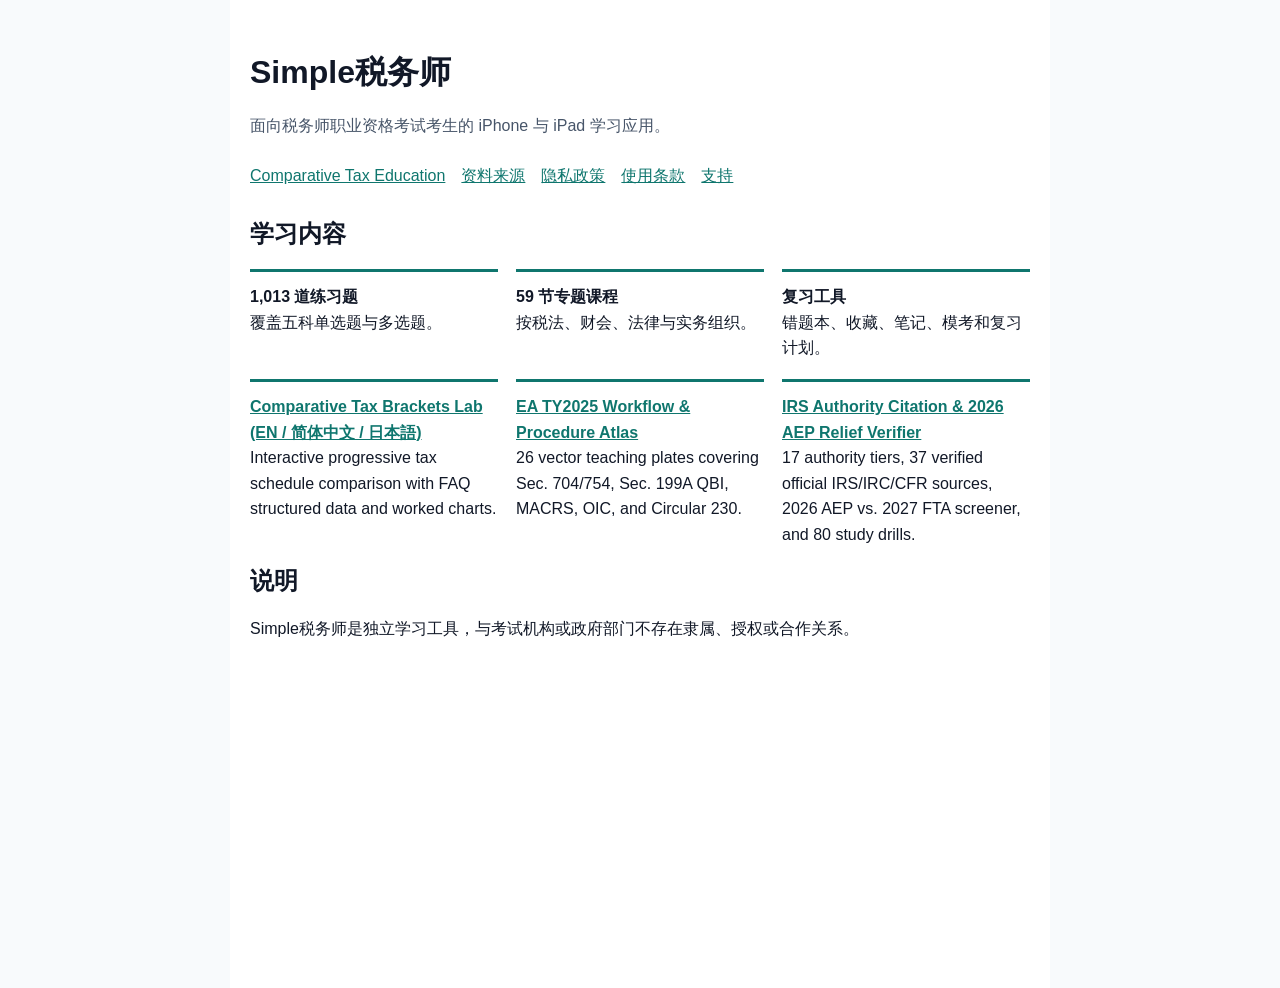
<file: index.html>
<!doctype html>
<html lang="zh-CN">
<head>
  <meta charset="utf-8">
  <meta name="viewport" content="width=device-width, initial-scale=1">
  <title>Simple税务师 — 税务师考试学习</title>
  <style>
    body { font-family: -apple-system, BlinkMacSystemFont, "Segoe UI", sans-serif; line-height: 1.6; margin: 0; color: #111827; background: #f8fafc; }
    main { max-width: 780px; margin: 0 auto; padding: 32px 20px 56px; background: white; min-height: 100vh; }
    h1, h2 { line-height: 1.2; }
    a { color: #0f766e; }
    .note { color: #475569; }
    nav { display: flex; flex-wrap: wrap; gap: 16px; margin: 24px 0 32px; }
    .features { display: grid; grid-template-columns: repeat(auto-fit, minmax(210px, 1fr)); gap: 18px; padding: 0; list-style: none; }
    .features li { border-top: 3px solid #0f766e; padding-top: 12px; }
  </style>
</head>
<body>
  <main>
    <h1>Simple税务师</h1>
    <p class="note">面向税务师职业资格考试考生的 iPhone 与 iPad 学习应用。</p>
    <nav aria-label="Public pages">
      <a href="./tax-comparison/site/index.html">Comparative Tax Education</a>
      <a href="./sources.html">资料来源</a>
      <a href="./privacy.html">隐私政策</a>
      <a href="./terms.html">使用条款</a>
      <a href="./support.html">支持</a>
    </nav>

    <h2>学习内容</h2>
    <ul class="features">
      <li><strong>1,013 道练习题</strong><br>覆盖五科单选题与多选题。</li>
      <li><strong>59 节专题课程</strong><br>按税法、财会、法律与实务组织。</li>
      <li><strong>复习工具</strong><br>错题本、收藏、笔记、模考和复习计划。</li>
      <li><strong><a href="./tax-comparison/site/index.html">Comparative Tax Brackets Lab (EN / 简体中文 / 日本語)</a></strong><br>Interactive progressive tax schedule comparison with FAQ structured data and worked charts.</li>
      <li><strong><a href="./tax-comparison/site/ea-procedure-lab.html">EA TY2025 Workflow &amp; Procedure Atlas</a></strong><br>26 vector teaching plates covering Sec. 704/754, Sec. 199A QBI, MACRS, OIC, and Circular 230.</li>
      <li><strong><a href="./tax-comparison/site/tax-research-verifier.html">IRS Authority Citation &amp; 2026 AEP Relief Verifier</a></strong><br>17 authority tiers, 37 verified official IRS/IRC/CFR sources, 2026 AEP vs. 2027 FTA screener, and 80 study drills.</li>
    </ul>

    <h2>说明</h2>
    <p>Simple税务师是独立学习工具，与考试机构或政府部门不存在隶属、授权或合作关系。</p>
  </main>
</body>
</html>
</file>
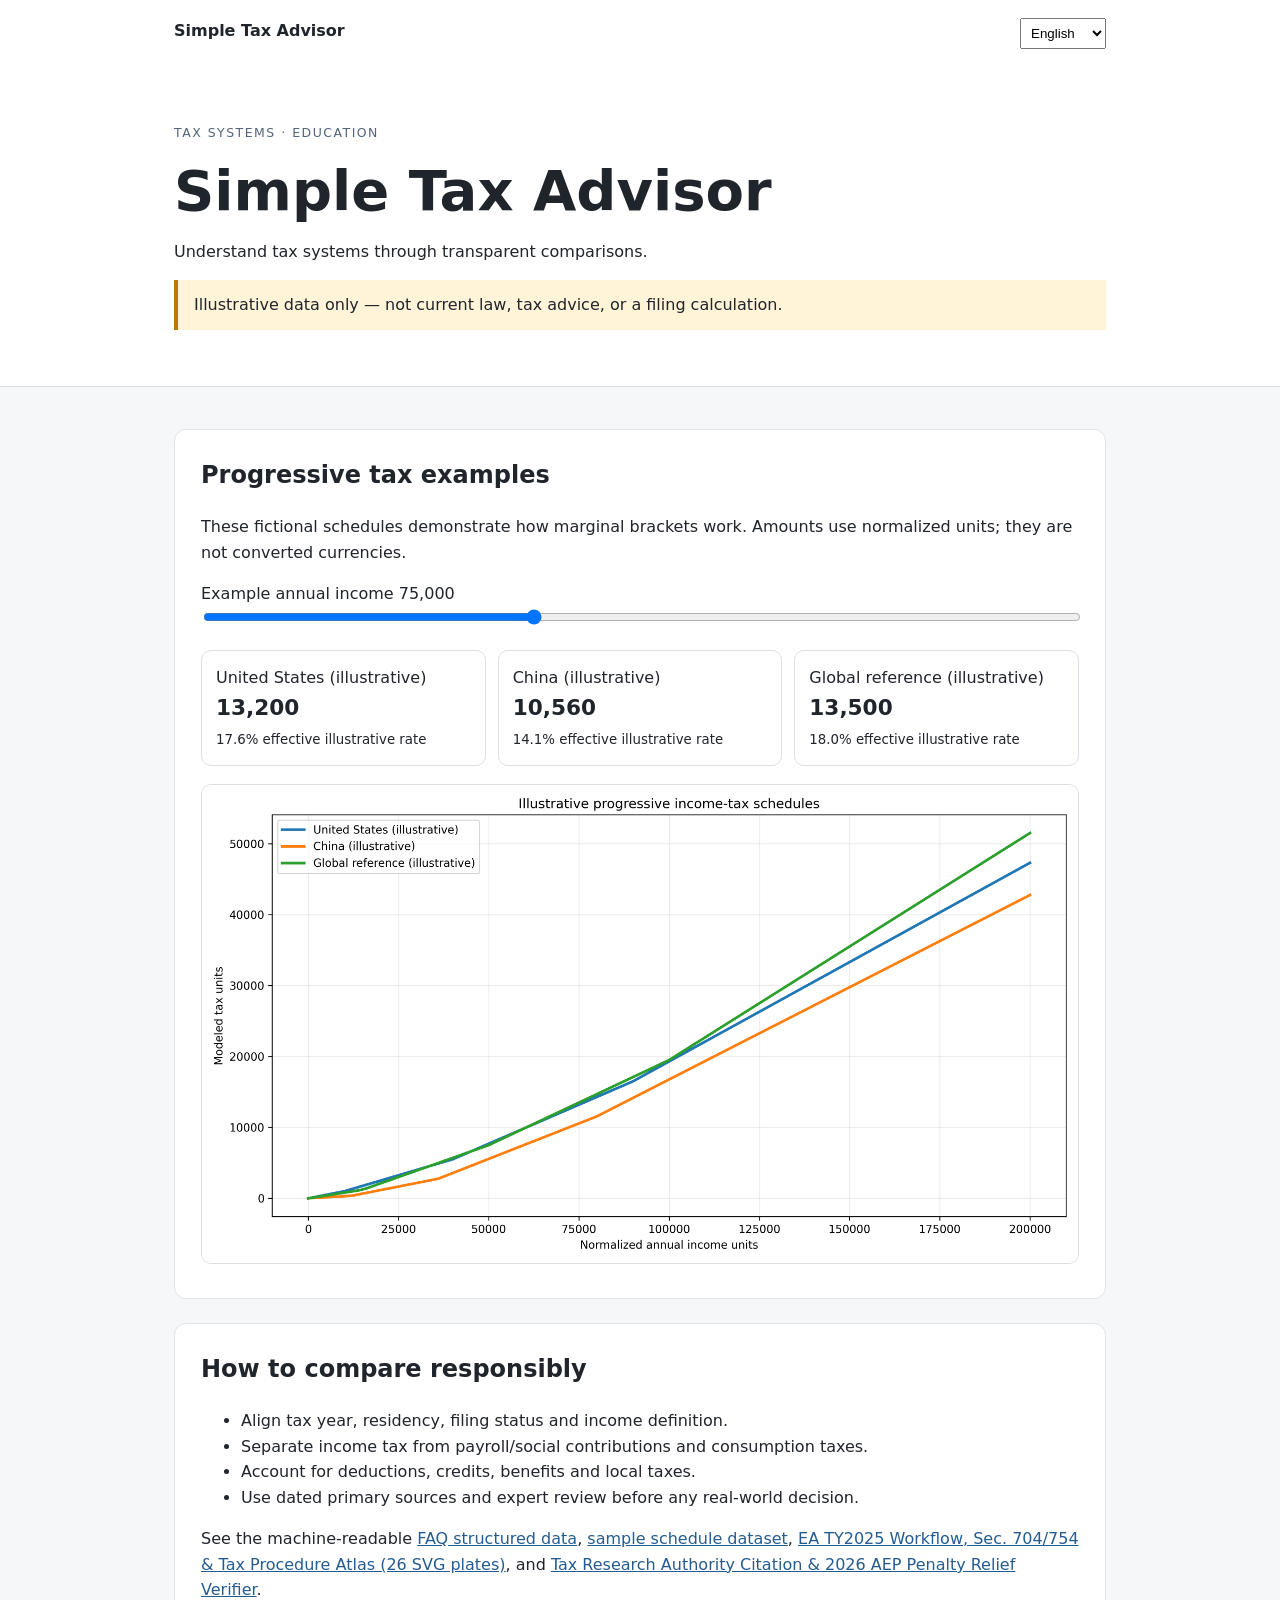
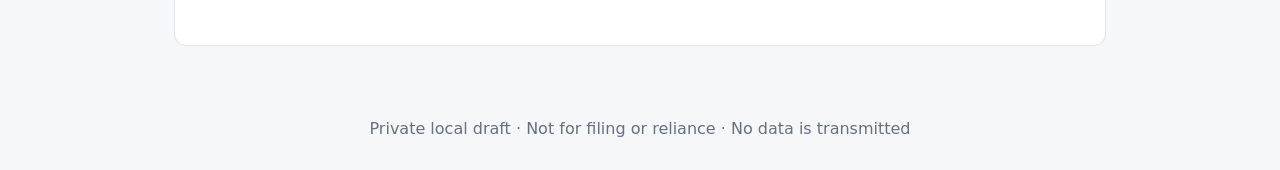
<file: tax-comparison/site/index.html>
<!doctype html>
<html lang="en"><head><meta charset="utf-8"><meta name="viewport" content="width=device-width,initial-scale=1">
<title>Simple Tax Advisor — Comparative Tax Education</title><meta name="description" content="Explore illustrative progressive tax brackets and simplified tax-wedge concepts across US, China and a global reference.">
<link rel="canonical" href="https://example.invalid/simple-tax-advisor/"><meta name="robots" content="noindex,nofollow">
<script type="application/ld+json" id="faq-data"></script><link rel="stylesheet" href="style.css"></head>
<body><header><nav><span class="brand">Simple Tax Advisor</span><select id="language" aria-label="Language"><option value="en">English</option><option value="zh-hans">简体中文</option><option value="ja">日本語</option></select></nav>
<section class="hero"><p class="eyebrow">TAX SYSTEMS · EDUCATION</p><h1 id="title">Simple Tax Advisor</h1><p id="subtitle">Understand tax systems through transparent comparisons.</p><p class="notice" id="disclaimer">Illustrative data only — not current law, tax advice, or a filing calculation.</p></section></header>
<main><section><h2>Progressive tax examples</h2><p>These fictional schedules demonstrate how marginal brackets work. Amounts use normalized units; they are not converted currencies.</p>
<label for="income">Example annual income <output id="income-value">75,000</output></label><input id="income" type="range" min="0" max="200000" step="1000" value="75000">
<div id="results" class="results" aria-live="polite"></div><img src="../assets/tax-brackets.png" alt="Illustrative progressive tax comparison chart" class="chart"></section>
<section><h2>How to compare responsibly</h2><ul><li>Align tax year, residency, filing status and income definition.</li><li>Separate income tax from payroll/social contributions and consumption taxes.</li><li>Account for deductions, credits, benefits and local taxes.</li><li>Use dated primary sources and expert review before any real-world decision.</li></ul><p>See the machine-readable <a href="faq.schema.json">FAQ structured data</a>, <a href="../data/tax_schedules.json">sample schedule dataset</a>, <a href="ea-procedure-lab.html">EA TY2025 Workflow, Sec. 704/754 &amp; Tax Procedure Atlas (26 SVG plates)</a>, and <a href="tax-research-verifier.html">Tax Research Authority Citation &amp; 2026 AEP Penalty Relief Verifier</a>.</p></section></main>
<footer>Private local draft · Not for filing or reliance · No data is transmitted</footer>
<script type="module" src="app.js"></script></body></html>
</file>
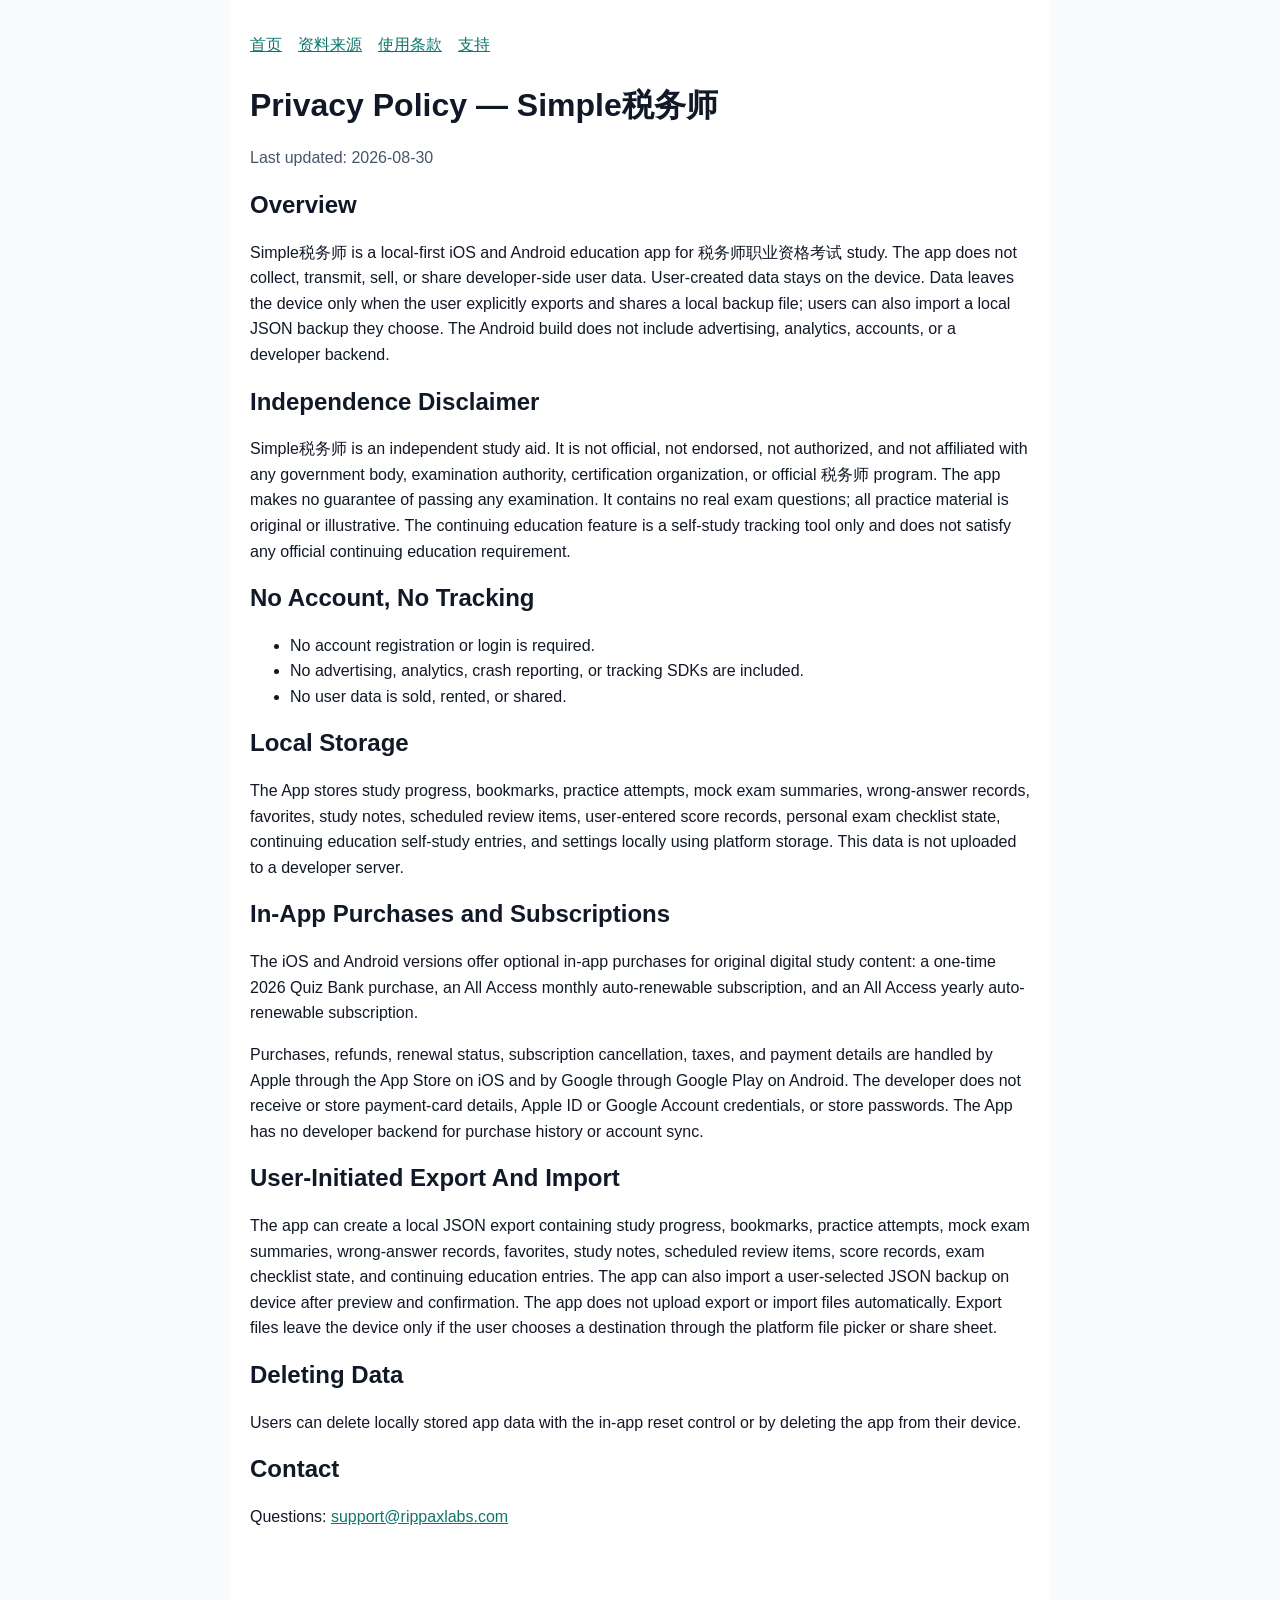
<file: privacy.html>
<!doctype html>
<html lang="zh-CN">
<head>
  <meta charset="utf-8">
  <meta name="viewport" content="width=device-width, initial-scale=1">
  <title>Simple税务师 Privacy Policy</title>
  <style>
    body { font-family: -apple-system, BlinkMacSystemFont, "Segoe UI", sans-serif; line-height: 1.6; margin: 0; color: #111827; background: #f8fafc; }
    main { max-width: 780px; margin: 0 auto; padding: 32px 20px 56px; background: white; min-height: 100vh; }
    h1, h2 { line-height: 1.2; }
    a { color: #0f766e; }
    nav { display: flex; flex-wrap: wrap; gap: 16px; margin-bottom: 28px; }
    code { background: #f1f5f9; padding: 2px 5px; border-radius: 4px; }
    .note { color: #475569; }
  </style>
</head>
<body>
  <main>
    <nav aria-label="Public pages">
      <a href="./index.html">首页</a>
      <a href="./sources.html">资料来源</a>
      <a href="./terms.html">使用条款</a>
      <a href="./support.html">支持</a>
    </nav>
    <h1>Privacy Policy — Simple税务师</h1>
    <p class="note">Last updated: 2026-08-30</p>

    <h2>Overview</h2>
    <p>Simple税务师 is a local-first iOS and Android education app for 税务师职业资格考试 study. The app does not collect, transmit, sell, or share developer-side user data. User-created data stays on the device. Data leaves the device only when the user explicitly exports and shares a local backup file; users can also import a local JSON backup they choose. The Android build does not include advertising, analytics, accounts, or a developer backend.</p>

    <h2>Independence Disclaimer</h2>
    <p>Simple税务师 is an independent study aid. It is not official, not endorsed, not authorized, and not affiliated with any government body, examination authority, certification organization, or official 税务师 program. The app makes no guarantee of passing any examination. It contains no real exam questions; all practice material is original or illustrative. The continuing education feature is a self-study tracking tool only and does not satisfy any official continuing education requirement.</p>

    <h2>No Account, No Tracking</h2>
    <ul>
      <li>No account registration or login is required.</li>
      <li>No advertising, analytics, crash reporting, or tracking SDKs are included.</li>
      <li>No user data is sold, rented, or shared.</li>
    </ul>

    <h2>Local Storage</h2>
    <p>The App stores study progress, bookmarks, practice attempts, mock exam summaries, wrong-answer records, favorites, study notes, scheduled review items, user-entered score records, personal exam checklist state, continuing education self-study entries, and settings locally using platform storage. This data is not uploaded to a developer server.</p>

    <h2>In-App Purchases and Subscriptions</h2>
    <p>The iOS and Android versions offer optional in-app purchases for original digital study content: a one-time 2026 Quiz Bank purchase, an All Access monthly auto-renewable subscription, and an All Access yearly auto-renewable subscription.</p>
    <p>Purchases, refunds, renewal status, subscription cancellation, taxes, and payment details are handled by Apple through the App Store on iOS and by Google through Google Play on Android. The developer does not receive or store payment-card details, Apple ID or Google Account credentials, or store passwords. The App has no developer backend for purchase history or account sync.</p>

    <h2>User-Initiated Export And Import</h2>
    <p>The app can create a local JSON export containing study progress, bookmarks, practice attempts, mock exam summaries, wrong-answer records, favorites, study notes, scheduled review items, score records, exam checklist state, and continuing education entries. The app can also import a user-selected JSON backup on device after preview and confirmation. The app does not upload export or import files automatically. Export files leave the device only if the user chooses a destination through the platform file picker or share sheet.</p>

    <h2>Deleting Data</h2>
    <p>Users can delete locally stored app data with the in-app reset control or by deleting the app from their device.</p>

    <h2>Contact</h2>
    <p>Questions: <a href="mailto:support@rippaxlabs.com">support@rippaxlabs.com</a></p>
  </main>
</body>
</html>
</file>
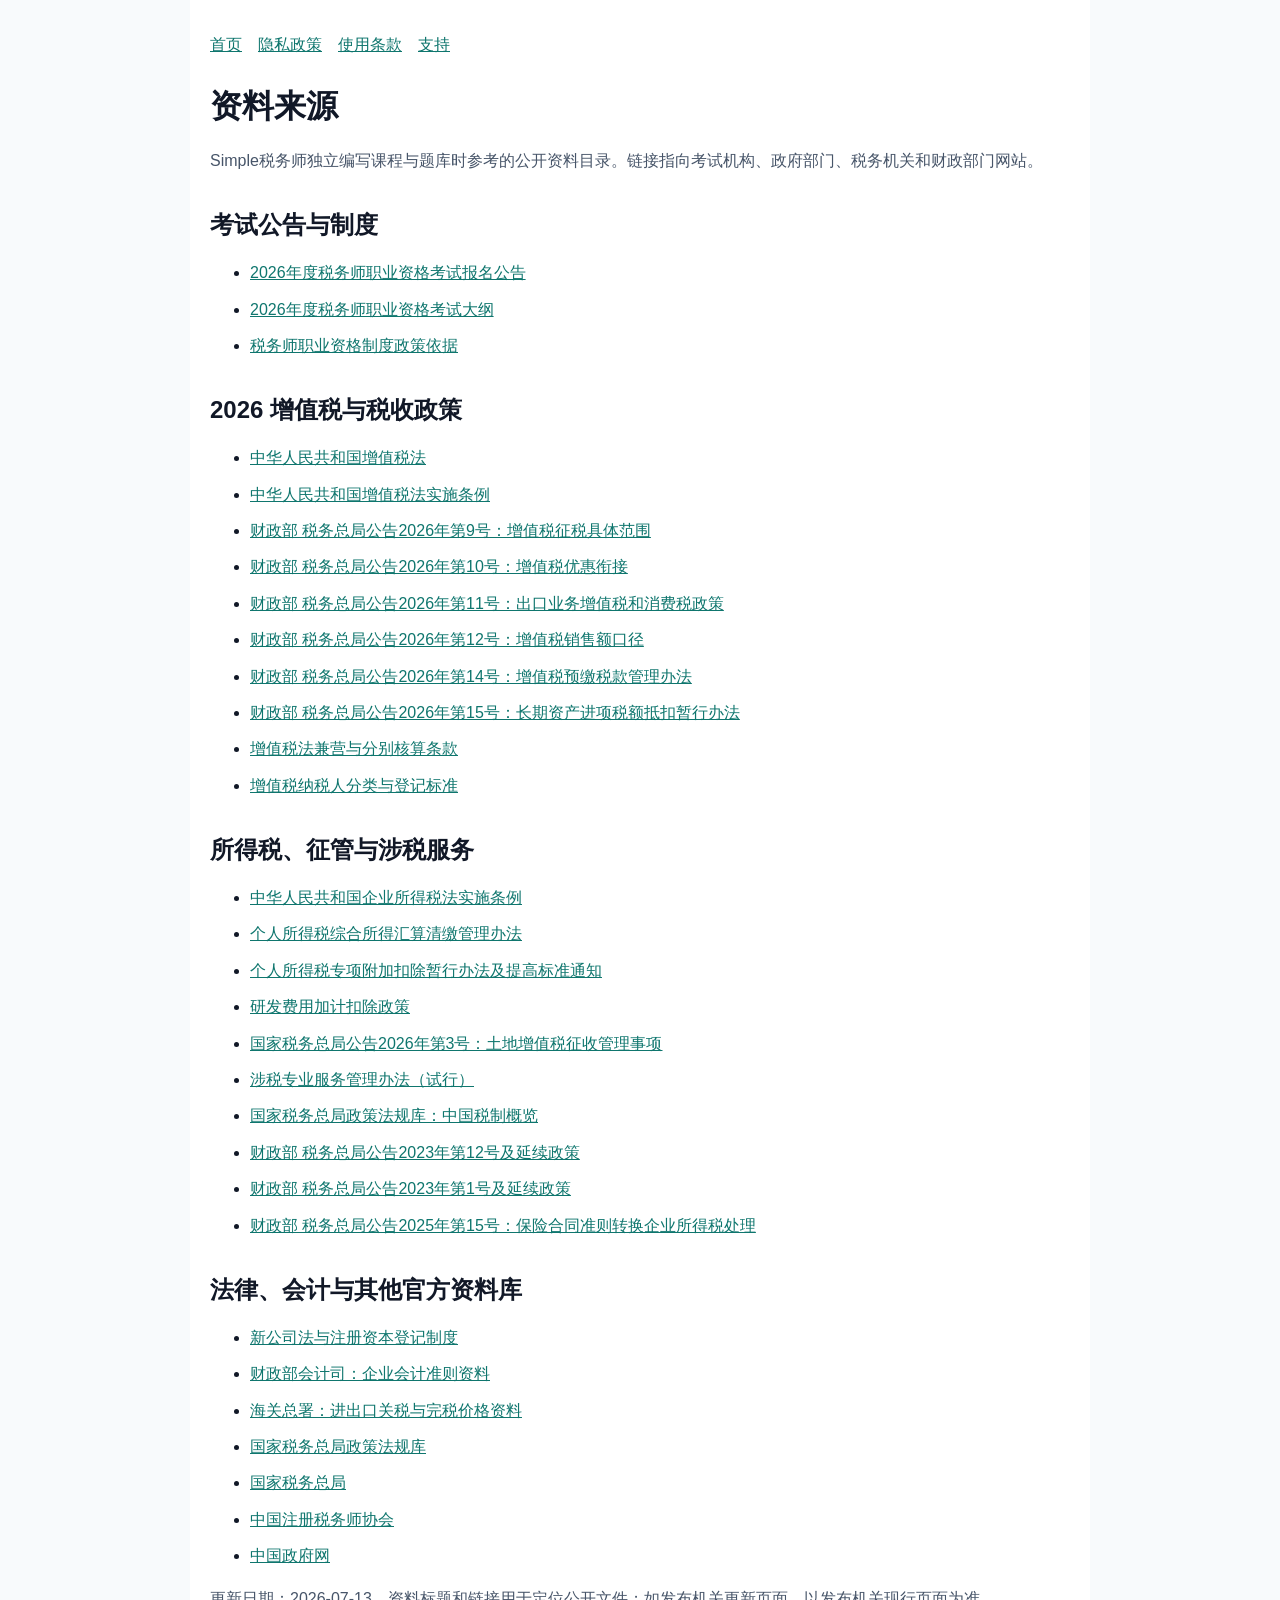
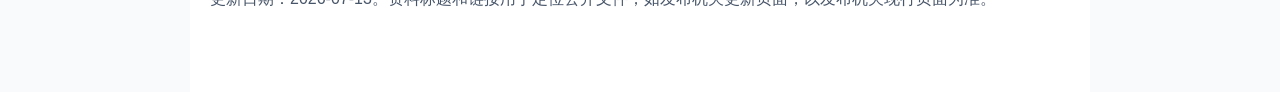
<file: sources.html>
<!doctype html>
<html lang="zh-CN">
<head>
  <meta charset="utf-8">
  <meta name="viewport" content="width=device-width, initial-scale=1">
  <title>资料来源 — Simple税务师</title>
  <style>
    body { font-family: -apple-system, BlinkMacSystemFont, "Segoe UI", sans-serif; line-height: 1.65; margin: 0; color: #111827; background: #f8fafc; }
    main { max-width: 860px; margin: 0 auto; padding: 32px 20px 64px; background: white; min-height: 100vh; }
    h1, h2 { line-height: 1.25; }
    h2 { margin-top: 36px; }
    a { color: #0f766e; overflow-wrap: anywhere; }
    nav { display: flex; flex-wrap: wrap; gap: 16px; margin-bottom: 28px; }
    .note { color: #475569; }
    li { margin: 10px 0; }
  </style>
</head>
<body>
  <main>
    <nav aria-label="Public pages">
      <a href="./index.html">首页</a>
      <a href="./privacy.html">隐私政策</a>
      <a href="./terms.html">使用条款</a>
      <a href="./support.html">支持</a>
    </nav>

    <h1>资料来源</h1>
    <p class="note">Simple税务师独立编写课程与题库时参考的公开资料目录。链接指向考试机构、政府部门、税务机关和财政部门网站。</p>

    <h2>考试公告与制度</h2>
    <ul>
      <li><a href="https://www.cctaa.cn/zxtz/202604/t20260429_1157571.html">2026年度税务师职业资格考试报名公告</a></li>
      <li><a href="https://www.cctaa.cn/zxtz/202604/W020260429711461270871.pdf">2026年度税务师职业资格考试大纲</a></li>
      <li><a href="https://www.cctaa.cn/gjzc/202503/t20250322_1136674.html">税务师职业资格制度政策依据</a></li>
    </ul>

    <h2>2026 增值税与税收政策</h2>
    <ul>
      <li><a href="https://shanghai.chinatax.gov.cn/sjtax/ztzl/yshj/ldjj/202412/t474700.html">中华人民共和国增值税法</a></li>
      <li><a href="https://shanghai.chinatax.gov.cn/zzzb/zcwj/202601/t478908.html">中华人民共和国增值税法实施条例</a></li>
      <li><a href="https://szs.mof.gov.cn/zhengcefabu/202601/t20260131_3983035.htm">财政部 税务总局公告2026年第9号：增值税征税具体范围</a></li>
      <li><a href="https://www.mof.gov.cn/jrttts/202602/t20260203_3983175.htm">财政部 税务总局公告2026年第10号：增值税优惠衔接</a></li>
      <li><a href="https://www.mof.gov.cn/jrttts/202602/t20260203_3983176.htm">财政部 税务总局公告2026年第11号：出口业务增值税和消费税政策</a></li>
      <li><a href="https://www.mof.gov.cn/jrttts/202602/t20260203_3983177.htm">财政部 税务总局公告2026年第12号：增值税销售额口径</a></li>
      <li><a href="https://www.mof.gov.cn/jrttts/202602/t20260203_3983179.htm">财政部 税务总局公告2026年第14号：增值税预缴税款管理办法</a></li>
      <li><a href="https://szs.mof.gov.cn/zhengcefabu/202602/t20260202_3983105.htm">财政部 税务总局公告2026年第15号：长期资产进项税额抵扣暂行办法</a></li>
      <li><a href="https://fgk.chinatax.gov.cn/zcfgk/c100010/c5246349/content.html">增值税法兼营与分别核算条款</a></li>
      <li><a href="https://fgk.chinatax.gov.cn/zcfgk/c100012/c5246538/content.html">增值税纳税人分类与登记标准</a></li>
    </ul>

    <h2>所得税、征管与涉税服务</h2>
    <ul>
      <li><a href="https://neimenggu.chinatax.gov.cn/nmgzzqswj/xxgkml/zcfg/zcwj/202512/t20251230_889463.html">中华人民共和国企业所得税法实施条例</a></li>
      <li><a href="https://shanghai.chinatax.gov.cn/zcfw/zcfgk/grsds/202502/t475327.html">个人所得税综合所得汇算清缴管理办法</a></li>
      <li><a href="https://www.gov.cn/zhengce/202309/content_6901816.htm">个人所得税专项附加扣除暂行办法及提高标准通知</a></li>
      <li><a href="https://www.chinatax.gov.cn/chinatax/n810356/n3010387/c5222730/content.html">研发费用加计扣除政策</a></li>
      <li><a href="https://fgk.chinatax.gov.cn/zcfgk/c100012/c5246543/content.html">国家税务总局公告2026年第3号：土地增值税征收管理事项</a></li>
      <li><a href="https://www.chinatax.gov.cn/chinatax/n810219/n810724/c5239056/content.html">涉税专业服务管理办法（试行）</a></li>
      <li><a href="https://fgk.chinatax.gov.cn/eng/c101270/c101271/c5157953/content.html">国家税务总局政策法规库：中国税制概览</a></li>
      <li><a href="https://fgk.chinatax.gov.cn/zcfgk/c102416/c5210453/content.html">财政部 税务总局公告2023年第12号及延续政策</a></li>
      <li><a href="https://www.gov.cn/zhengce/zhengceku/202306/content_6884837.htm">财政部 税务总局公告2023年第1号及延续政策</a></li>
      <li><a href="https://szs.mof.gov.cn/zhengcefabu/202512/t20251226_3980384.htm">财政部 税务总局公告2025年第15号：保险合同准则转换企业所得税处理</a></li>
    </ul>

    <h2>法律、会计与其他官方资料库</h2>
    <ul>
      <li><a href="https://www.gov.cn/zhengce/202407/content_6960601.htm">新公司法与注册资本登记制度</a></li>
      <li><a href="https://kjs.mof.gov.cn/">财政部会计司：企业会计准则资料</a></li>
      <li><a href="http://www.customs.gov.cn/">海关总署：进出口关税与完税价格资料</a></li>
      <li><a href="https://fgk.chinatax.gov.cn/">国家税务总局政策法规库</a></li>
      <li><a href="https://www.chinatax.gov.cn/">国家税务总局</a></li>
      <li><a href="https://www.cctaa.cn/">中国注册税务师协会</a></li>
      <li><a href="https://www.gov.cn/">中国政府网</a></li>
    </ul>

    <p class="note">更新日期：2026-07-13。资料标题和链接用于定位公开文件；如发布机关更新页面，以发布机关现行页面为准。</p>
  </main>
</body>
</html>
</file>
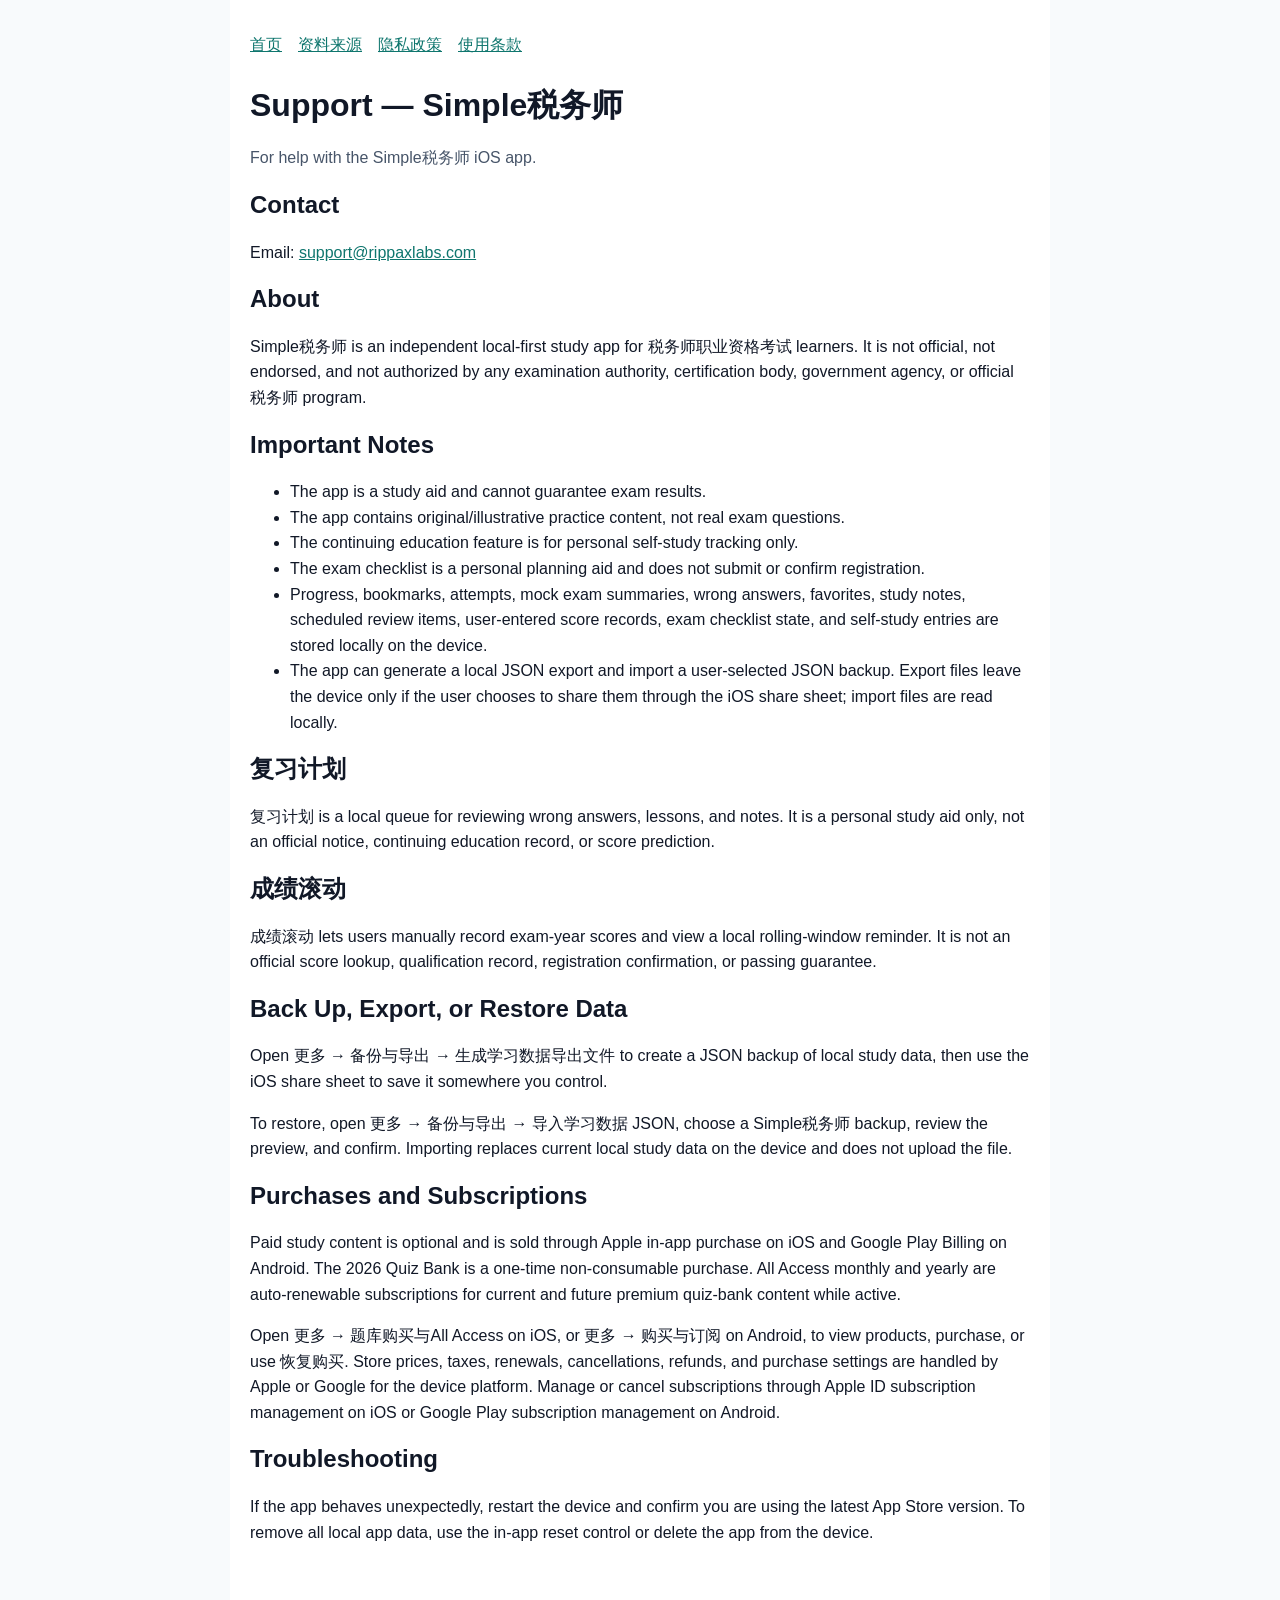
<file: support.html>
<!doctype html>
<html lang="zh-CN">
<head>
  <meta charset="utf-8">
  <meta name="viewport" content="width=device-width, initial-scale=1">
  <title>Simple税务师 Support</title>
  <style>
    body { font-family: -apple-system, BlinkMacSystemFont, "Segoe UI", sans-serif; line-height: 1.6; margin: 0; color: #111827; background: #f8fafc; }
    main { max-width: 780px; margin: 0 auto; padding: 32px 20px 56px; background: white; min-height: 100vh; }
    h1, h2 { line-height: 1.2; }
    a { color: #0f766e; }
    nav { display: flex; flex-wrap: wrap; gap: 16px; margin-bottom: 28px; }
    .note { color: #475569; }
  </style>
</head>
<body>
  <main>
    <nav aria-label="Public pages">
      <a href="./index.html">首页</a>
      <a href="./sources.html">资料来源</a>
      <a href="./privacy.html">隐私政策</a>
      <a href="./terms.html">使用条款</a>
    </nav>
    <h1>Support — Simple税务师</h1>
    <p class="note">For help with the Simple税务师 iOS app.</p>

    <h2>Contact</h2>
    <p>Email: <a href="mailto:support@rippaxlabs.com">support@rippaxlabs.com</a></p>

    <h2>About</h2>
    <p>Simple税务师 is an independent local-first study app for 税务师职业资格考试 learners. It is not official, not endorsed, and not authorized by any examination authority, certification body, government agency, or official 税务师 program.</p>

    <h2>Important Notes</h2>
    <ul>
      <li>The app is a study aid and cannot guarantee exam results.</li>
      <li>The app contains original/illustrative practice content, not real exam questions.</li>
      <li>The continuing education feature is for personal self-study tracking only.</li>
      <li>The exam checklist is a personal planning aid and does not submit or confirm registration.</li>
      <li>Progress, bookmarks, attempts, mock exam summaries, wrong answers, favorites, study notes, scheduled review items, user-entered score records, exam checklist state, and self-study entries are stored locally on the device.</li>
      <li>The app can generate a local JSON export and import a user-selected JSON backup. Export files leave the device only if the user chooses to share them through the iOS share sheet; import files are read locally.</li>
    </ul>

    <h2>复习计划</h2>
    <p>复习计划 is a local queue for reviewing wrong answers, lessons, and notes. It is a personal study aid only, not an official notice, continuing education record, or score prediction.</p>

    <h2>成绩滚动</h2>
    <p>成绩滚动 lets users manually record exam-year scores and view a local rolling-window reminder. It is not an official score lookup, qualification record, registration confirmation, or passing guarantee.</p>

    <h2>Back Up, Export, or Restore Data</h2>
    <p>Open 更多 → 备份与导出 → 生成学习数据导出文件 to create a JSON backup of local study data, then use the iOS share sheet to save it somewhere you control.</p>
    <p>To restore, open 更多 → 备份与导出 → 导入学习数据 JSON, choose a Simple税务师 backup, review the preview, and confirm. Importing replaces current local study data on the device and does not upload the file.</p>

    <h2>Purchases and Subscriptions</h2>
    <p>Paid study content is optional and is sold through Apple in-app purchase on iOS and Google Play Billing on Android. The 2026 Quiz Bank is a one-time non-consumable purchase. All Access monthly and yearly are auto-renewable subscriptions for current and future premium quiz-bank content while active.</p>
    <p>Open 更多 → 题库购买与All Access on iOS, or 更多 → 购买与订阅 on Android, to view products, purchase, or use 恢复购买. Store prices, taxes, renewals, cancellations, refunds, and purchase settings are handled by Apple or Google for the device platform. Manage or cancel subscriptions through Apple ID subscription management on iOS or Google Play subscription management on Android.</p>

    <h2>Troubleshooting</h2>
    <p>If the app behaves unexpectedly, restart the device and confirm you are using the latest App Store version. To remove all local app data, use the in-app reset control or delete the app from the device.</p>
  </main>
</body>
</html>
</file>
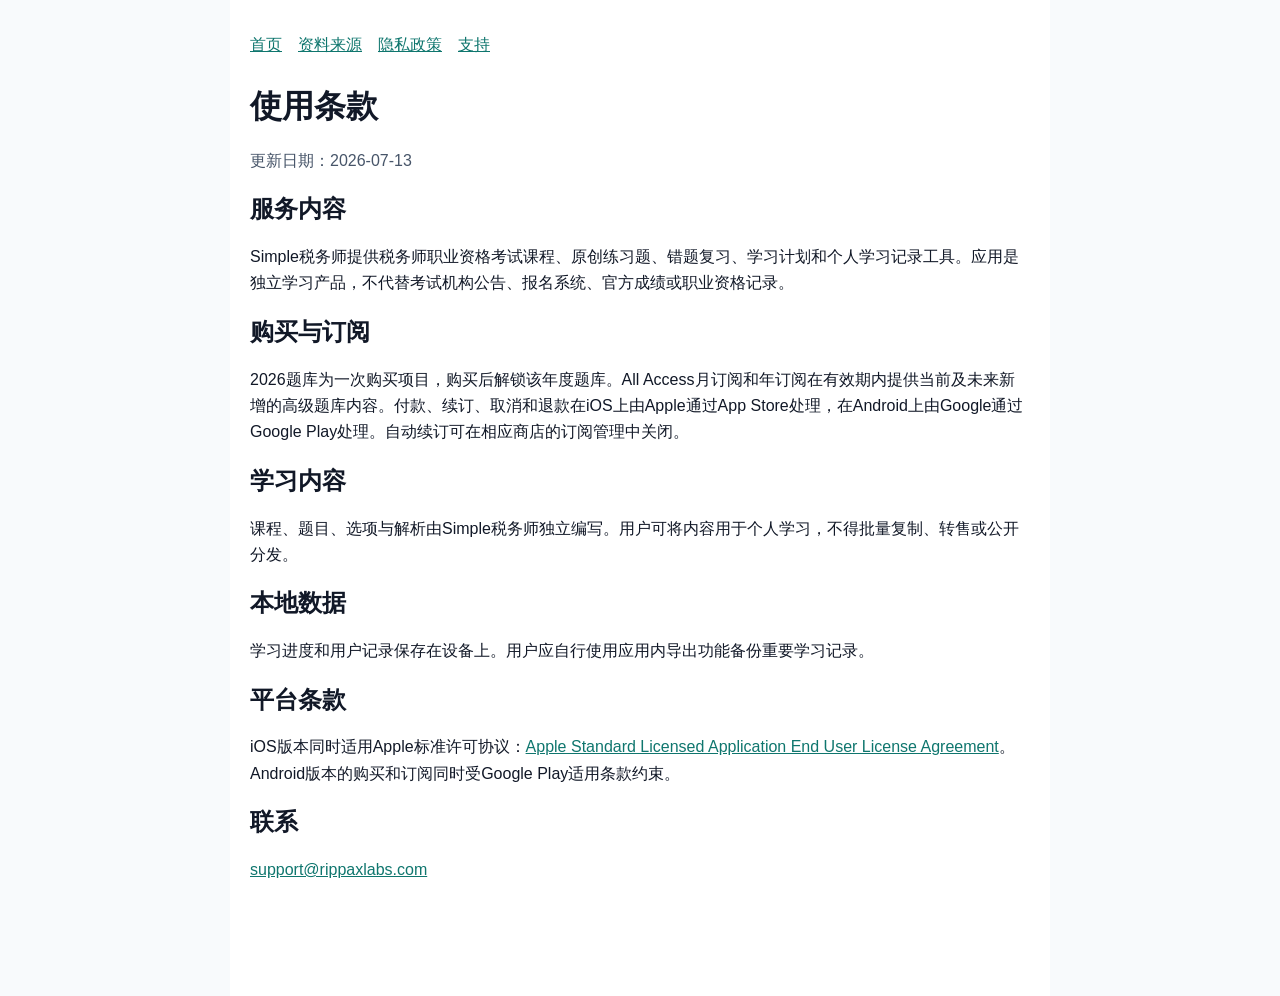
<file: terms.html>
<!doctype html>
<html lang="zh-CN">
<head>
  <meta charset="utf-8">
  <meta name="viewport" content="width=device-width, initial-scale=1">
  <title>使用条款 — Simple税务师</title>
  <style>
    body { font-family: -apple-system, BlinkMacSystemFont, "Segoe UI", sans-serif; line-height: 1.65; margin: 0; color: #111827; background: #f8fafc; }
    main { max-width: 780px; margin: 0 auto; padding: 32px 20px 64px; background: white; min-height: 100vh; }
    h1, h2 { line-height: 1.25; }
    a { color: #0f766e; }
    nav { display: flex; flex-wrap: wrap; gap: 16px; margin-bottom: 28px; }
    .note { color: #475569; }
  </style>
</head>
<body>
  <main>
    <nav aria-label="Public pages">
      <a href="./index.html">首页</a>
      <a href="./sources.html">资料来源</a>
      <a href="./privacy.html">隐私政策</a>
      <a href="./support.html">支持</a>
    </nav>

    <h1>使用条款</h1>
    <p class="note">更新日期：2026-07-13</p>

    <h2>服务内容</h2>
    <p>Simple税务师提供税务师职业资格考试课程、原创练习题、错题复习、学习计划和个人学习记录工具。应用是独立学习产品，不代替考试机构公告、报名系统、官方成绩或职业资格记录。</p>

    <h2>购买与订阅</h2>
    <p>2026题库为一次购买项目，购买后解锁该年度题库。All Access月订阅和年订阅在有效期内提供当前及未来新增的高级题库内容。付款、续订、取消和退款在iOS上由Apple通过App Store处理，在Android上由Google通过Google Play处理。自动续订可在相应商店的订阅管理中关闭。</p>

    <h2>学习内容</h2>
    <p>课程、题目、选项与解析由Simple税务师独立编写。用户可将内容用于个人学习，不得批量复制、转售或公开分发。</p>

    <h2>本地数据</h2>
    <p>学习进度和用户记录保存在设备上。用户应自行使用应用内导出功能备份重要学习记录。</p>

    <h2>平台条款</h2>
    <p>iOS版本同时适用Apple标准许可协议：<a href="https://www.apple.com/legal/internet-services/itunes/dev/stdeula/">Apple Standard Licensed Application End User License Agreement</a>。Android版本的购买和订阅同时受Google Play适用条款约束。</p>

    <h2>联系</h2>
    <p><a href="mailto:support@rippaxlabs.com">support@rippaxlabs.com</a></p>
  </main>
</body>
</html>
</file>
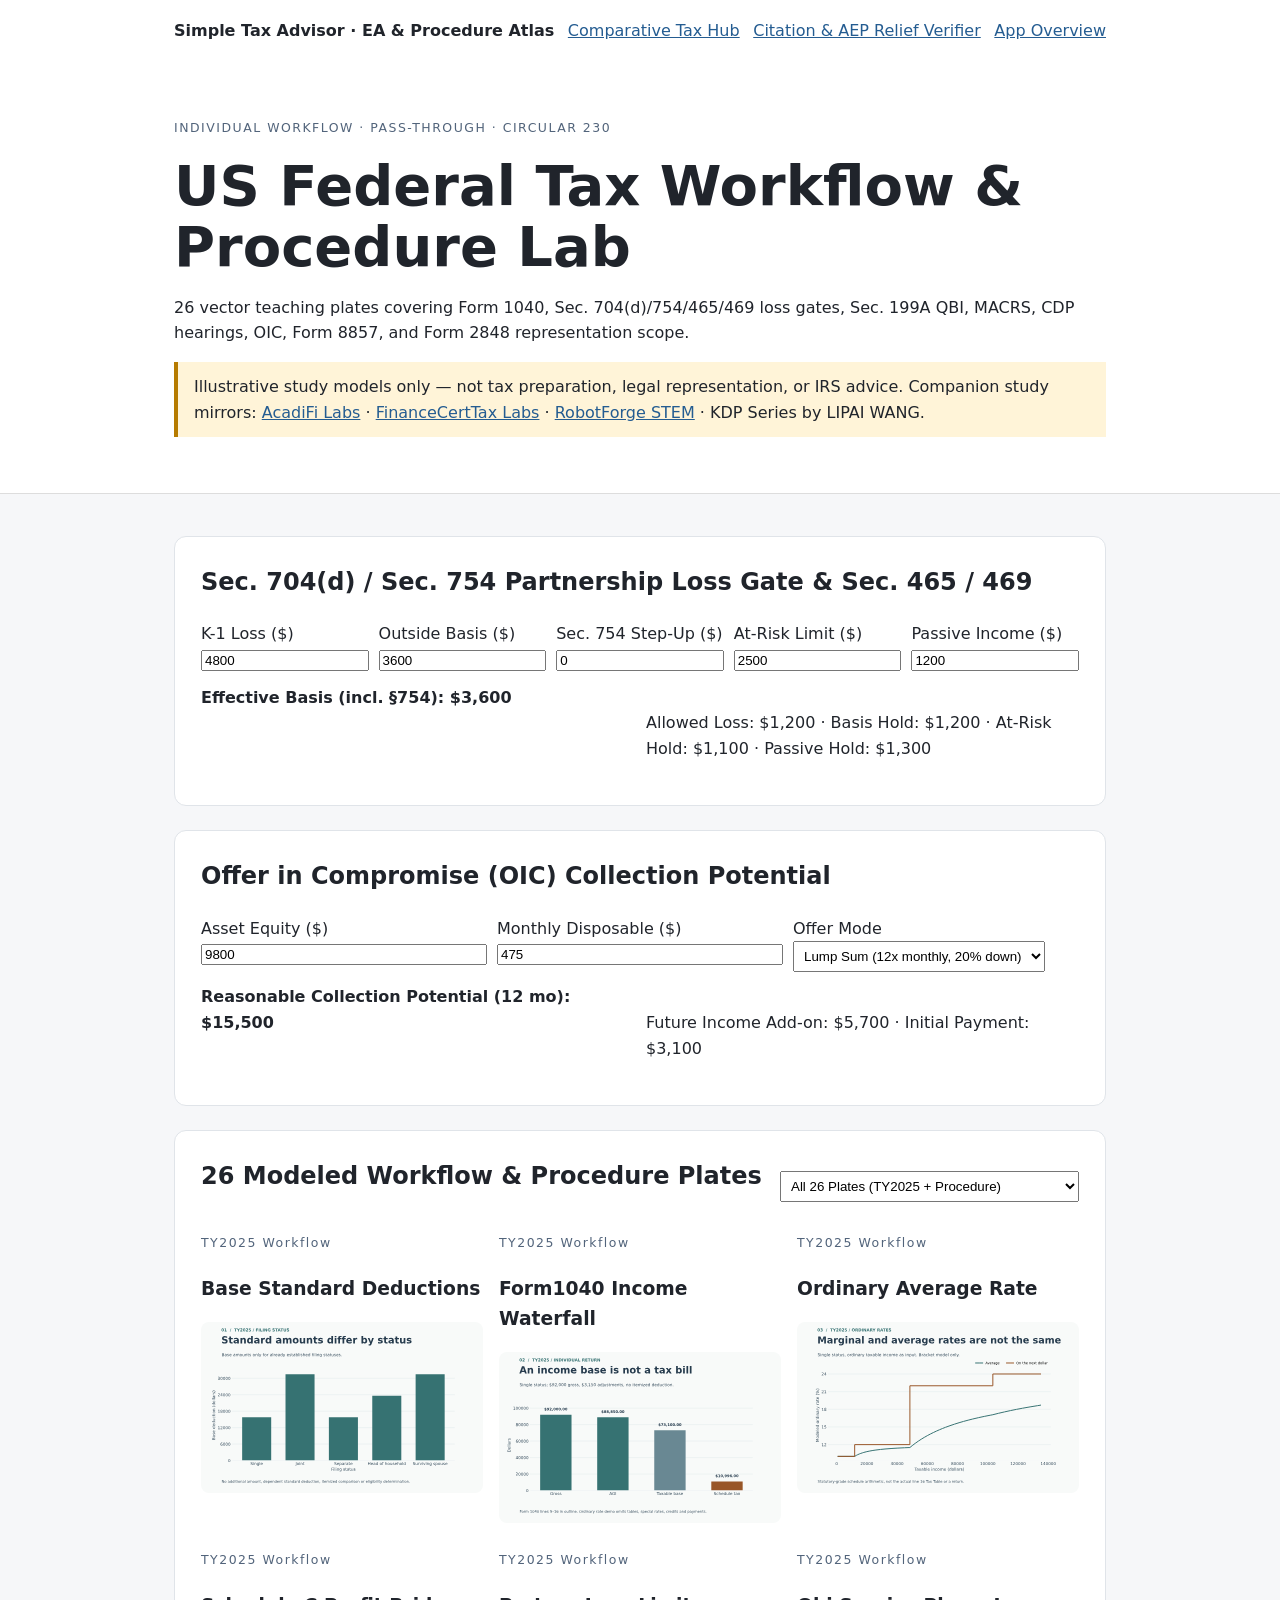
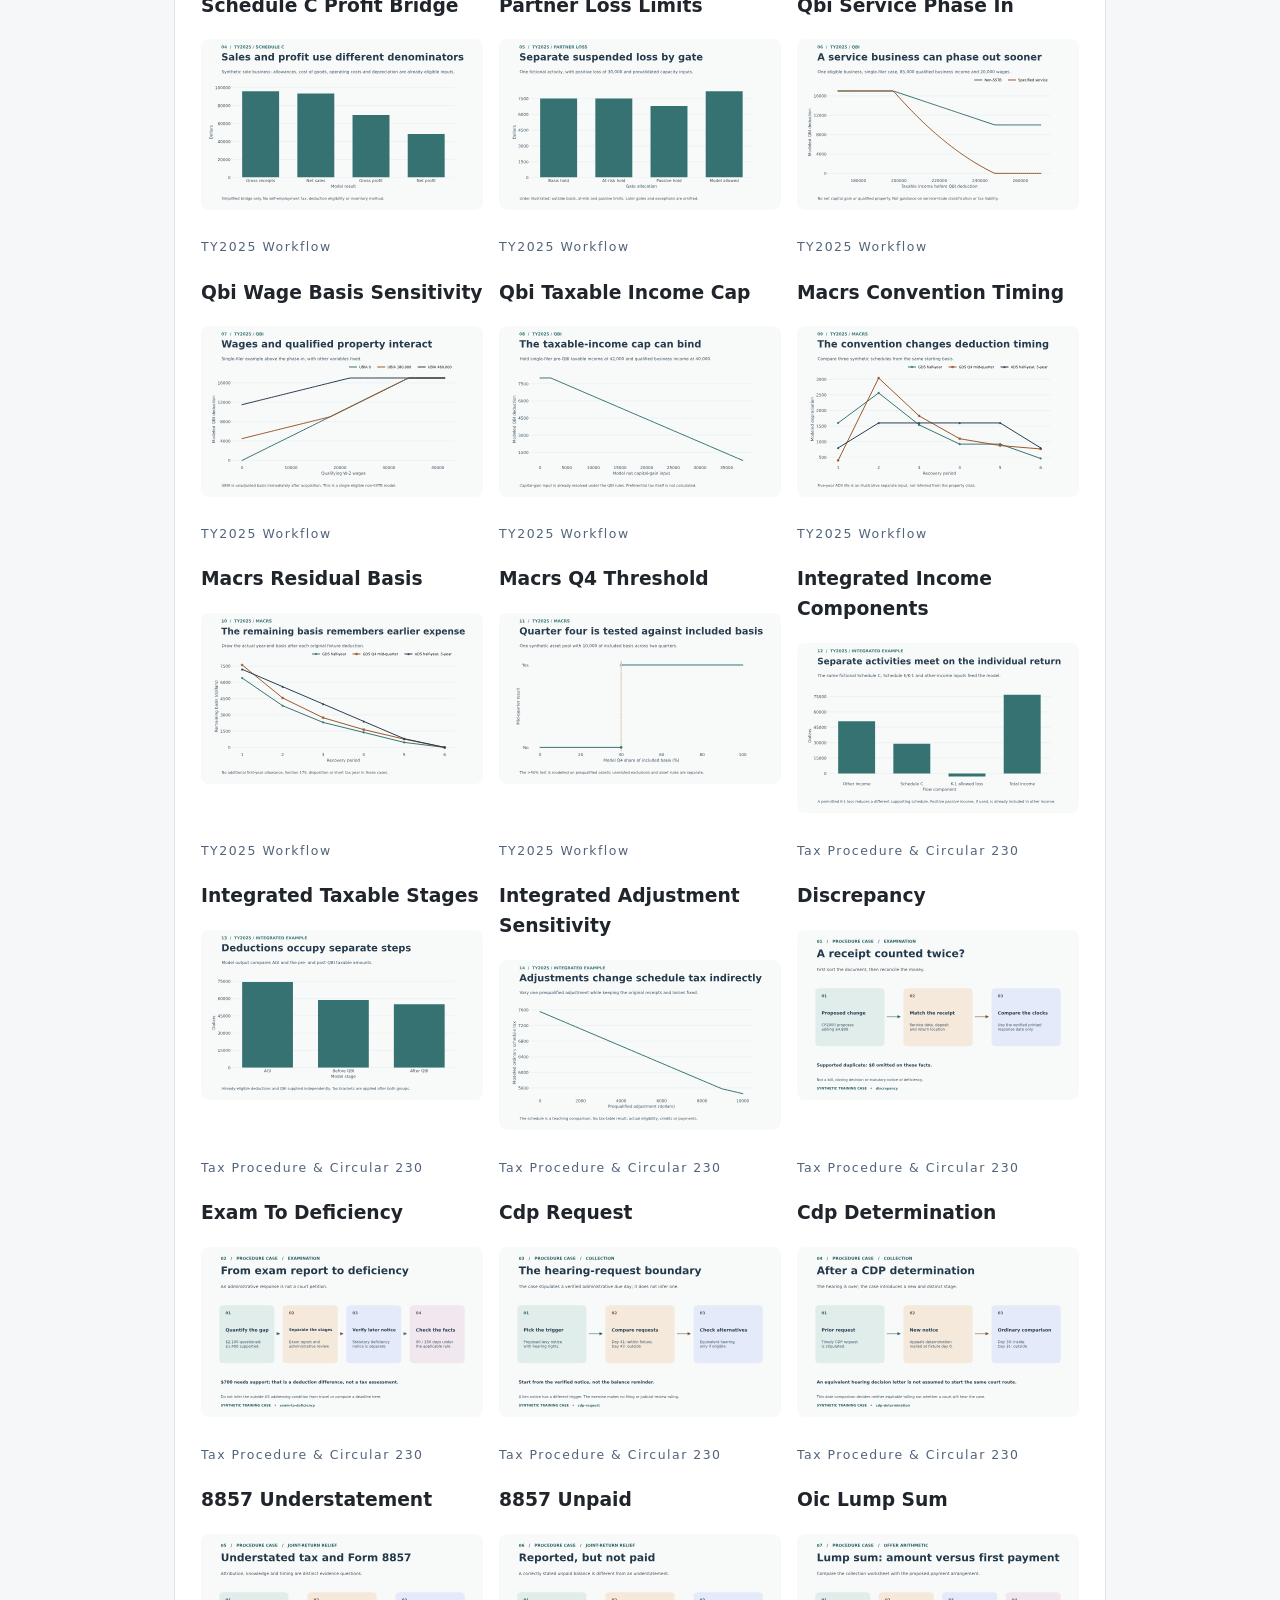
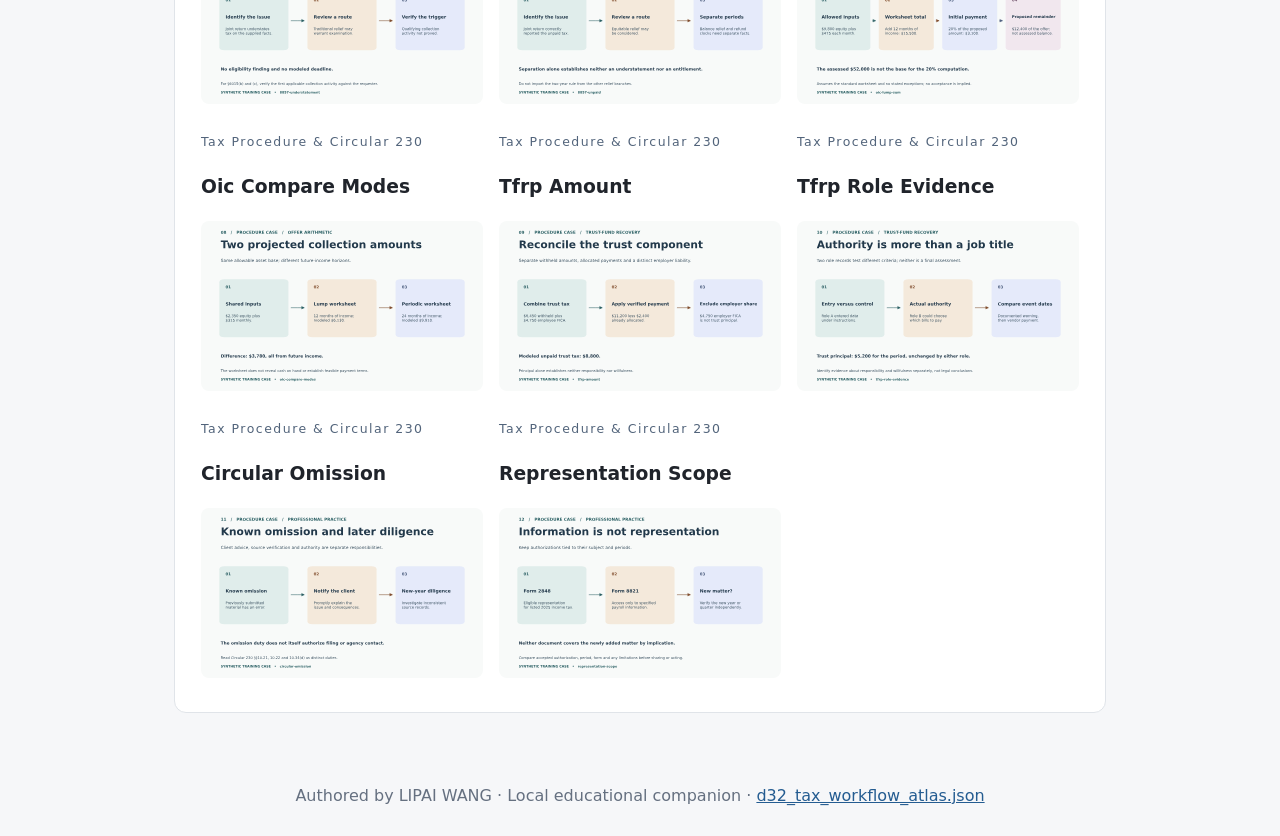
<file: tax-comparison/site/ea-procedure-lab.html>
<!doctype html>
<html lang="en">
<head>
  <meta charset="utf-8">
  <meta name="viewport" content="width=device-width,initial-scale=1">
  <title>TY2025 EA Workflow, Sec. 704/754 &amp; Tax Procedure Lab | Simple Tax Advisor</title>
  <meta name="description" content="Educational US federal individual, Sec. 704(d)/754 partnership loss, Sec. 199A QBI, MACRS, OIC, and Circular 230 study plates authored by LIPAI WANG.">
  <link rel="stylesheet" href="style.css">
  <script type="application/ld+json">
  {
    "@context": "https://schema.org",
    "@type": "LearningResource",
    "name": "TY2025 EA Workflow, Partnership Loss & Tax Procedure Lab",
    "author": { "@type": "Person", "name": "LIPAI WANG" },
    "teaches": ["IRC Sec. 704(d) & 754 Basis", "IRC Sec. 199A QBI", "Circular 230 Form 2848 vs Form 8821", "Offer in Compromise RCP"]
  }
  </script>
</head>
<body>
  <header>
    <nav>
      <span class="brand">Simple Tax Advisor · EA &amp; Procedure Atlas</span>
      <a href="index.html">Comparative Tax Hub</a>
      <a href="tax-research-verifier.html">Citation &amp; AEP Relief Verifier</a>
      <a href="../../index.html">App Overview</a>
    </nav>
    <section class="hero">
      <p class="eyebrow">INDIVIDUAL WORKFLOW · PASS-THROUGH · CIRCULAR 230</p>
      <h1>US Federal Tax Workflow &amp; Procedure Lab</h1>
      <p class="subtitle">26 vector teaching plates covering Form 1040, Sec. 704(d)/754/465/469 loss gates, Sec. 199A QBI, MACRS, CDP hearings, OIC, Form 8857, and Form 2848 representation scope.</p>
      <p class="notice">Illustrative study models only — not tax preparation, legal representation, or IRS advice. Companion study mirrors: <a href="https://acadifi.com/labs" target="_blank" rel="noreferrer">AcadiFi Labs</a> · <a href="https://financecerttax.com/labs" target="_blank" rel="noreferrer">FinanceCertTax Labs</a> · <a href="https://robotforge.org/labs" target="_blank" rel="noreferrer">RobotForge STEM</a> · KDP Series by LIPAI WANG.</p>
    </section>
  </header>
  <main>
    <section>
      <h2>Sec. 704(d) / Sec. 754 Partnership Loss Gate &amp; Sec. 465 / 469</h2>
      <div style="display:grid;gap:10px;grid-template-columns:repeat(auto-fit,minmax(160px,1fr))">
        <label>K-1 Loss ($)<input id="loss-val" type="number" value="4800"></label>
        <label>Outside Basis ($)<input id="basis-val" type="number" value="3600"></label>
        <label>Sec. 754 Step-Up ($)<input id="sec754-val" type="number" value="0"></label>
        <label>At-Risk Limit ($)<input id="atrisk-val" type="number" value="2500"></label>
        <label>Passive Income ($)<input id="passive-val" type="number" value="1200"></label>
      </div>
      <div id="k1-output" class="results" aria-live="polite" style="margin-top:12px"></div>
    </section>

    <section>
      <h2>Offer in Compromise (OIC) Collection Potential</h2>
      <div style="display:grid;gap:10px;grid-template-columns:repeat(auto-fit,minmax(180px,1fr))">
        <label>Asset Equity ($)<input id="oic-equity" type="number" value="9800"></label>
        <label>Monthly Disposable ($)<input id="oic-monthly" type="number" value="475"></label>
        <label>Offer Mode
          <select id="oic-mode">
            <option value="lump_sum">Lump Sum (12x monthly, 20% down)</option>
            <option value="periodic">Periodic (24x monthly)</option>
          </select>
        </label>
      </div>
      <div id="oic-output" class="results" aria-live="polite" style="margin-top:12px"></div>
    </section>

    <section>
      <div style="display:flex;justify-content:space-between;align-items:center;gap:12px;flex-wrap:wrap">
        <h2>26 Modeled Workflow &amp; Procedure Plates</h2>
        <select id="atlas-filter" aria-label="Filter workflow plates">
          <option value="all">All 26 Plates (TY2025 + Procedure)</option>
          <option value="b08">14 TY2025 Workflow &amp; Pass-Through Plates</option>
          <option value="b09">12 Tax Procedure &amp; Circular 230 Plates</option>
        </select>
      </div>
      <div id="atlas-grid" style="display:grid;gap:16px;grid-template-columns:repeat(auto-fit,minmax(280px,1fr));margin-top:14px"></div>
    </section>
  </main>
  <footer>Authored by LIPAI WANG · Local educational companion · <a href="../data/d32_tax_workflow_atlas.json">d32_tax_workflow_atlas.json</a></footer>
  <script type="module" src="ea-procedure.js"></script>
</body>
</html>
</file>
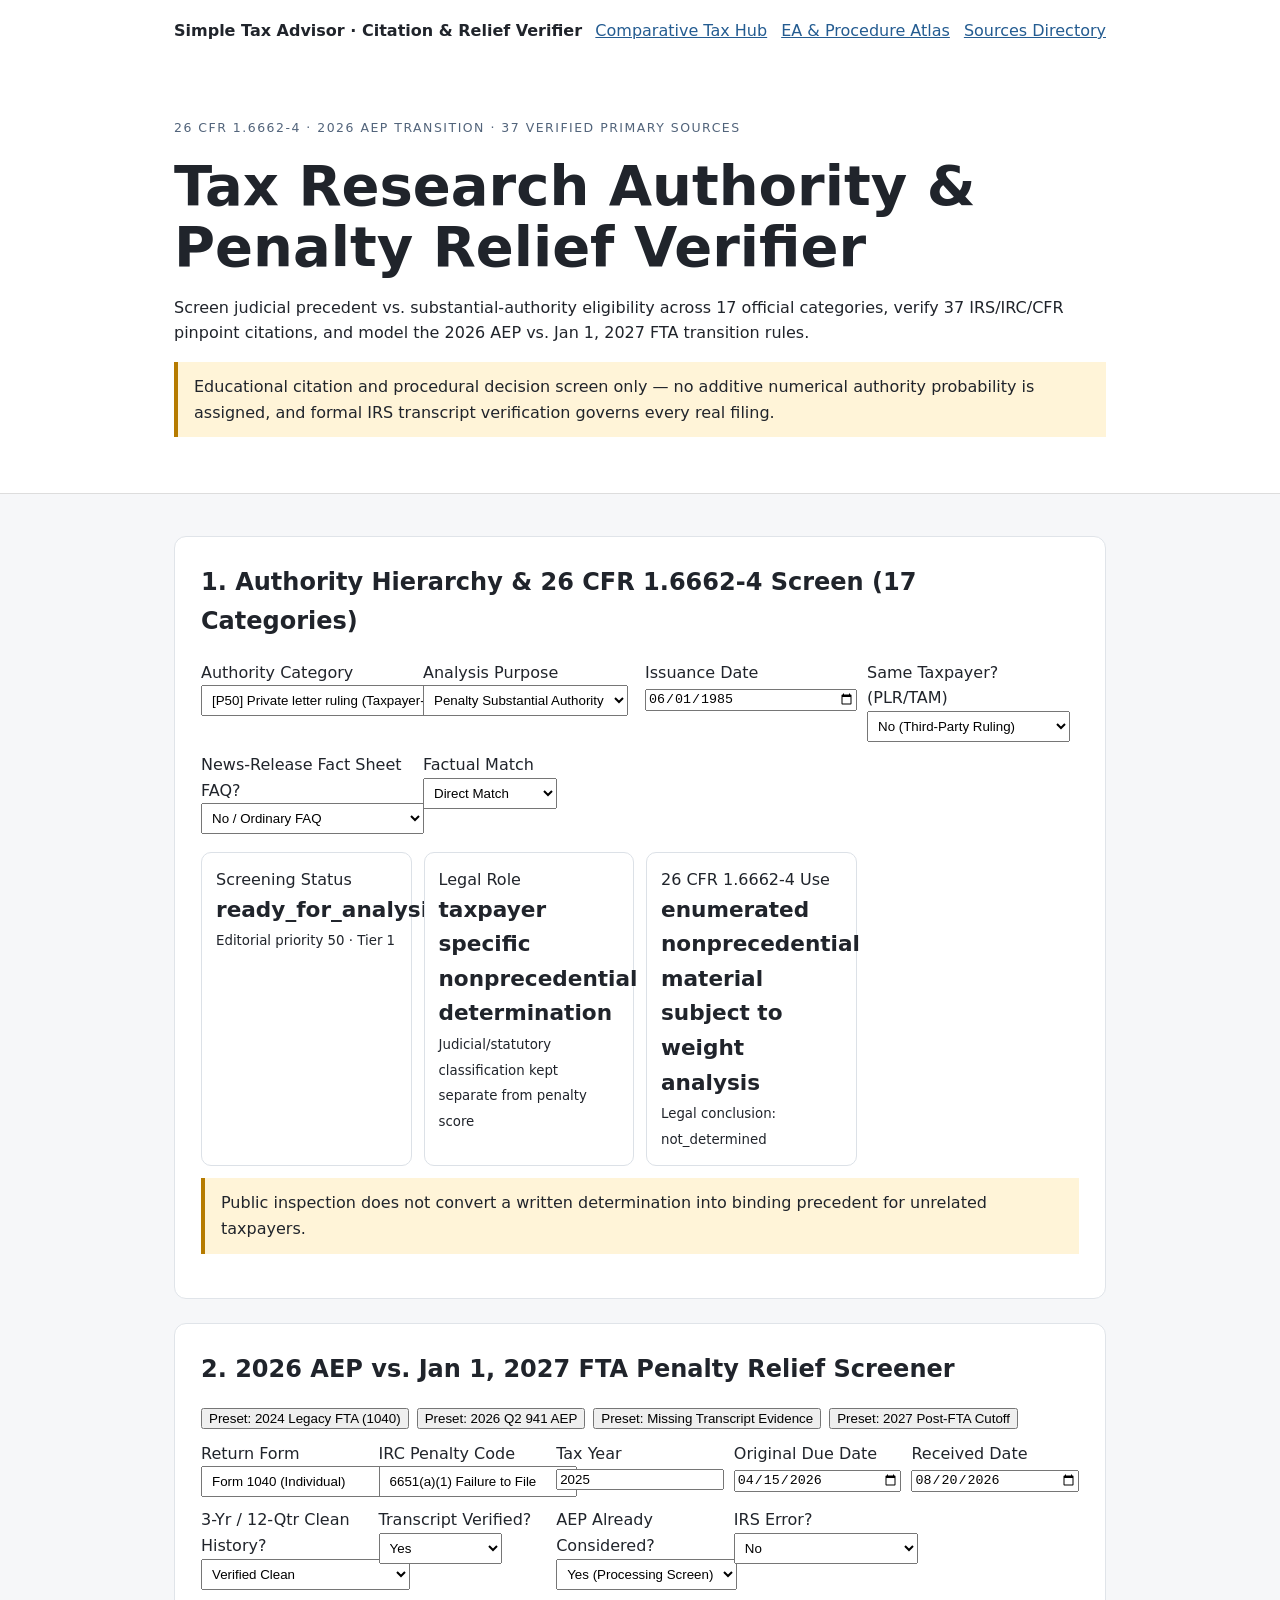
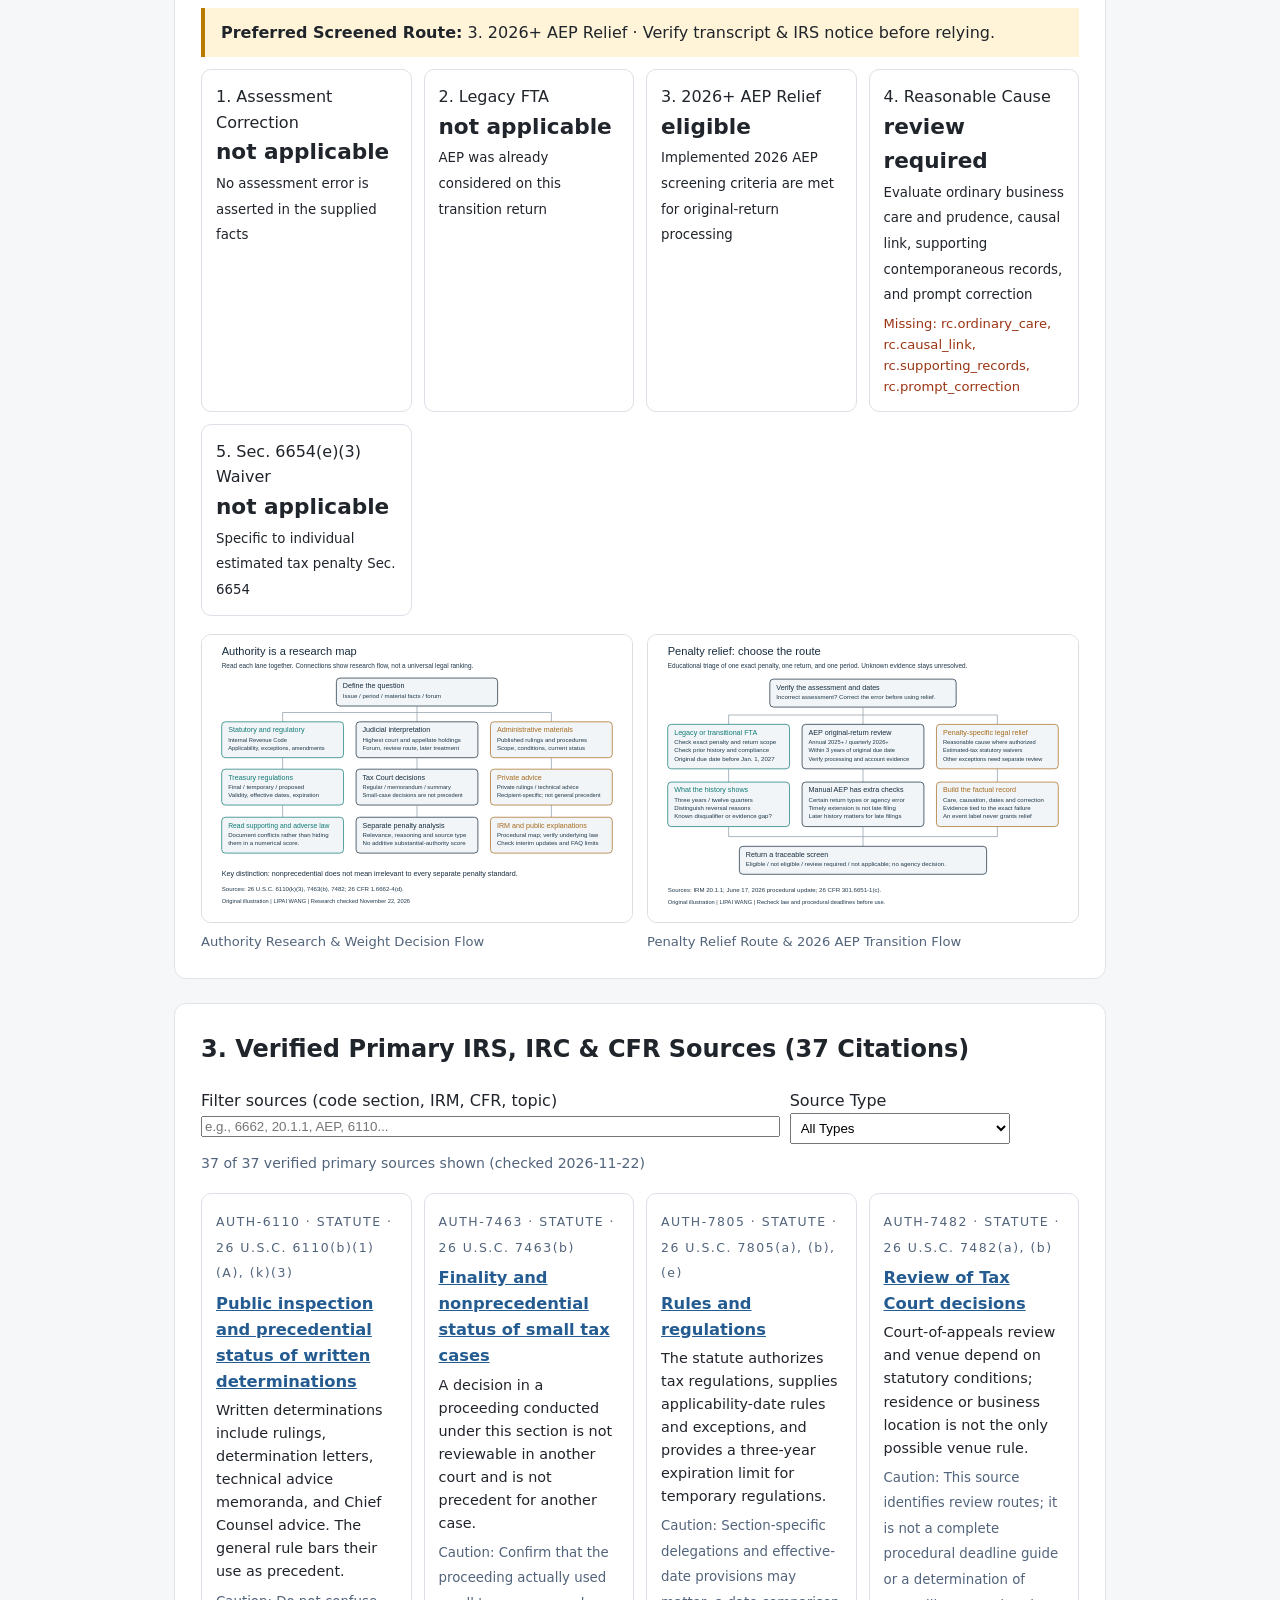
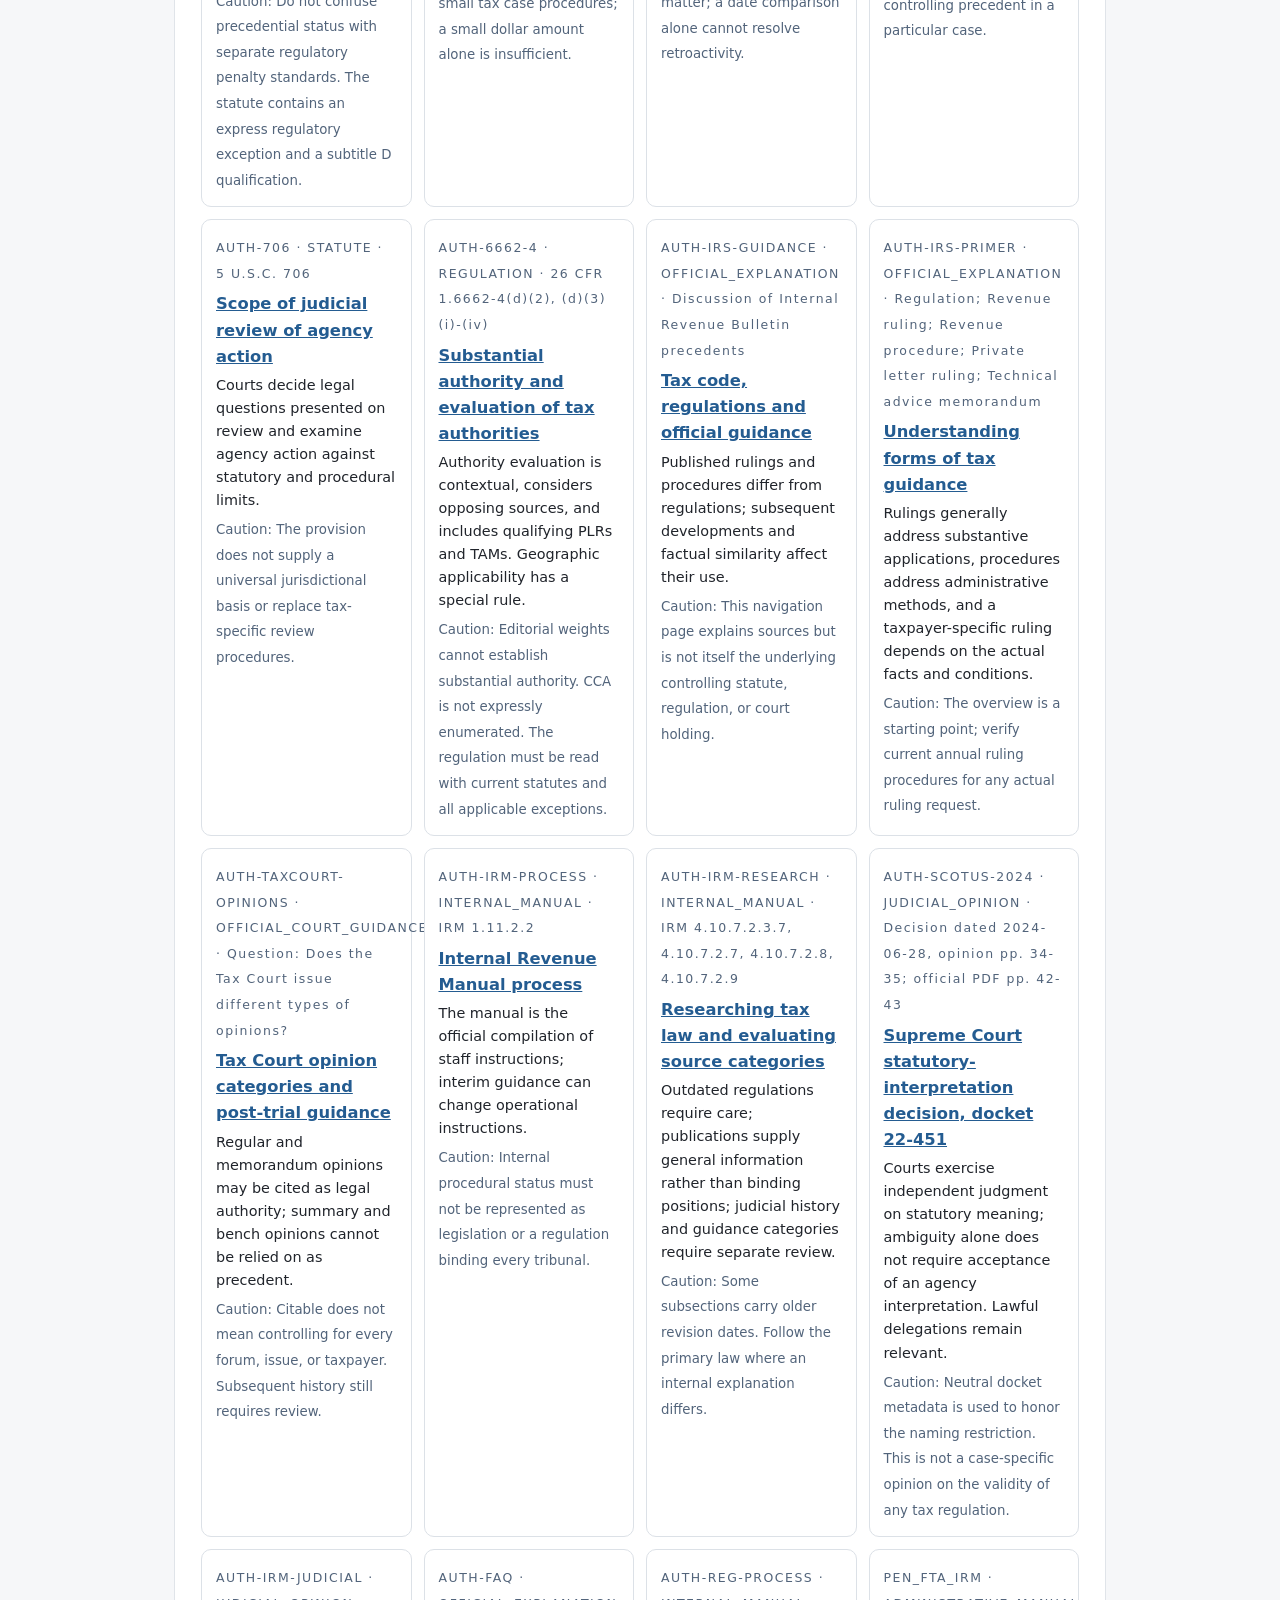
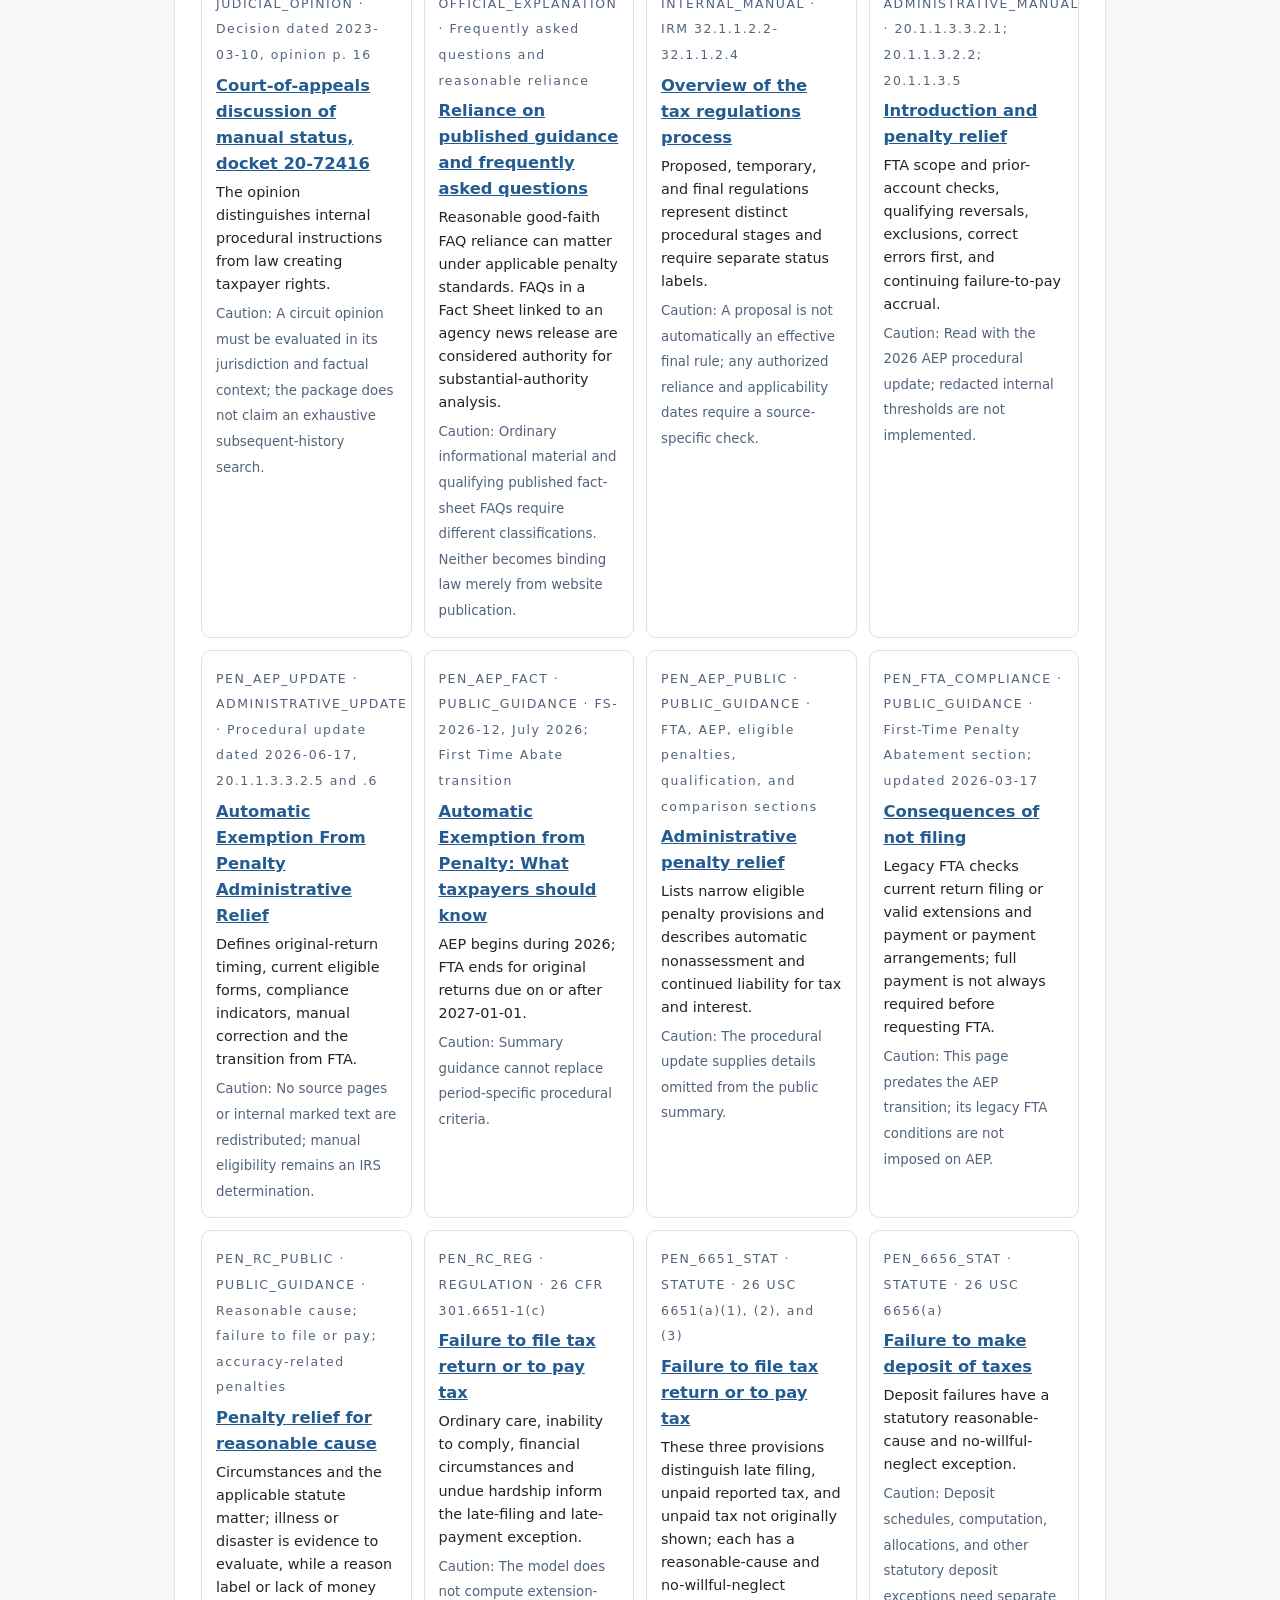
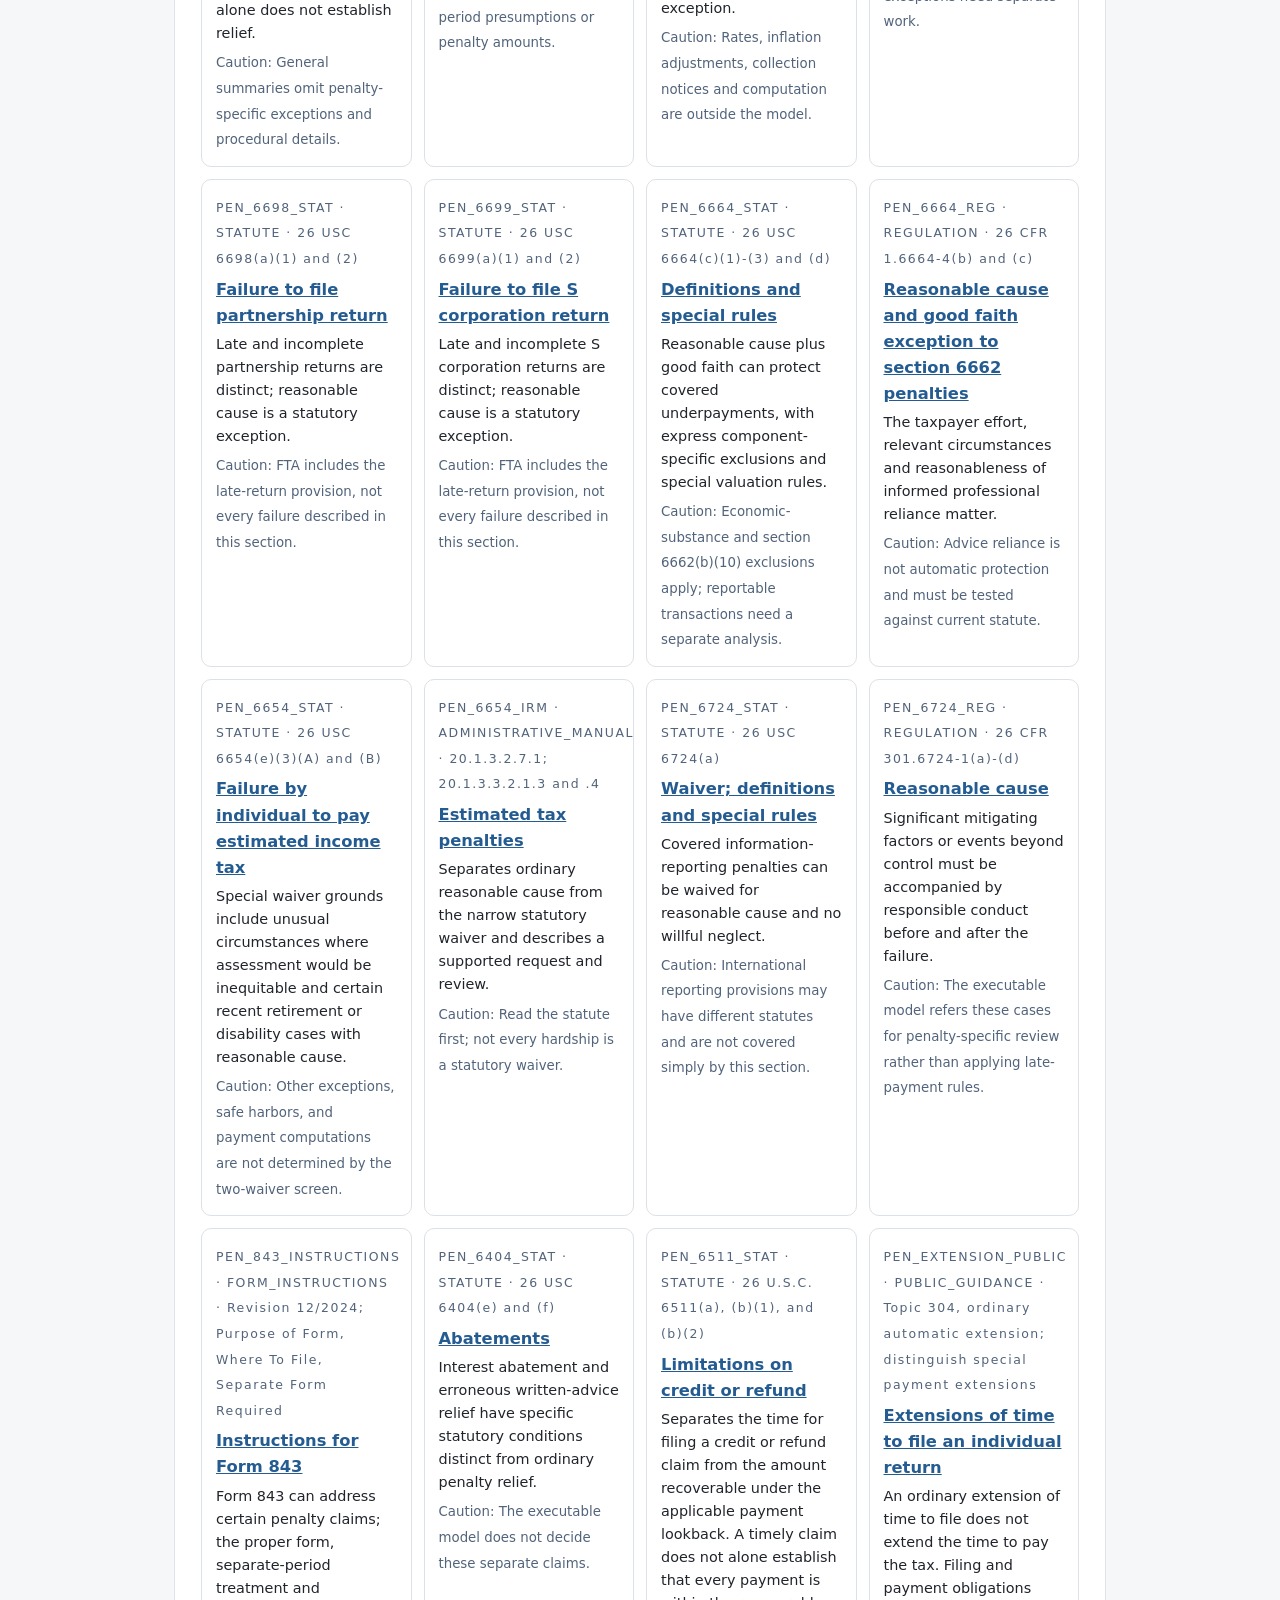
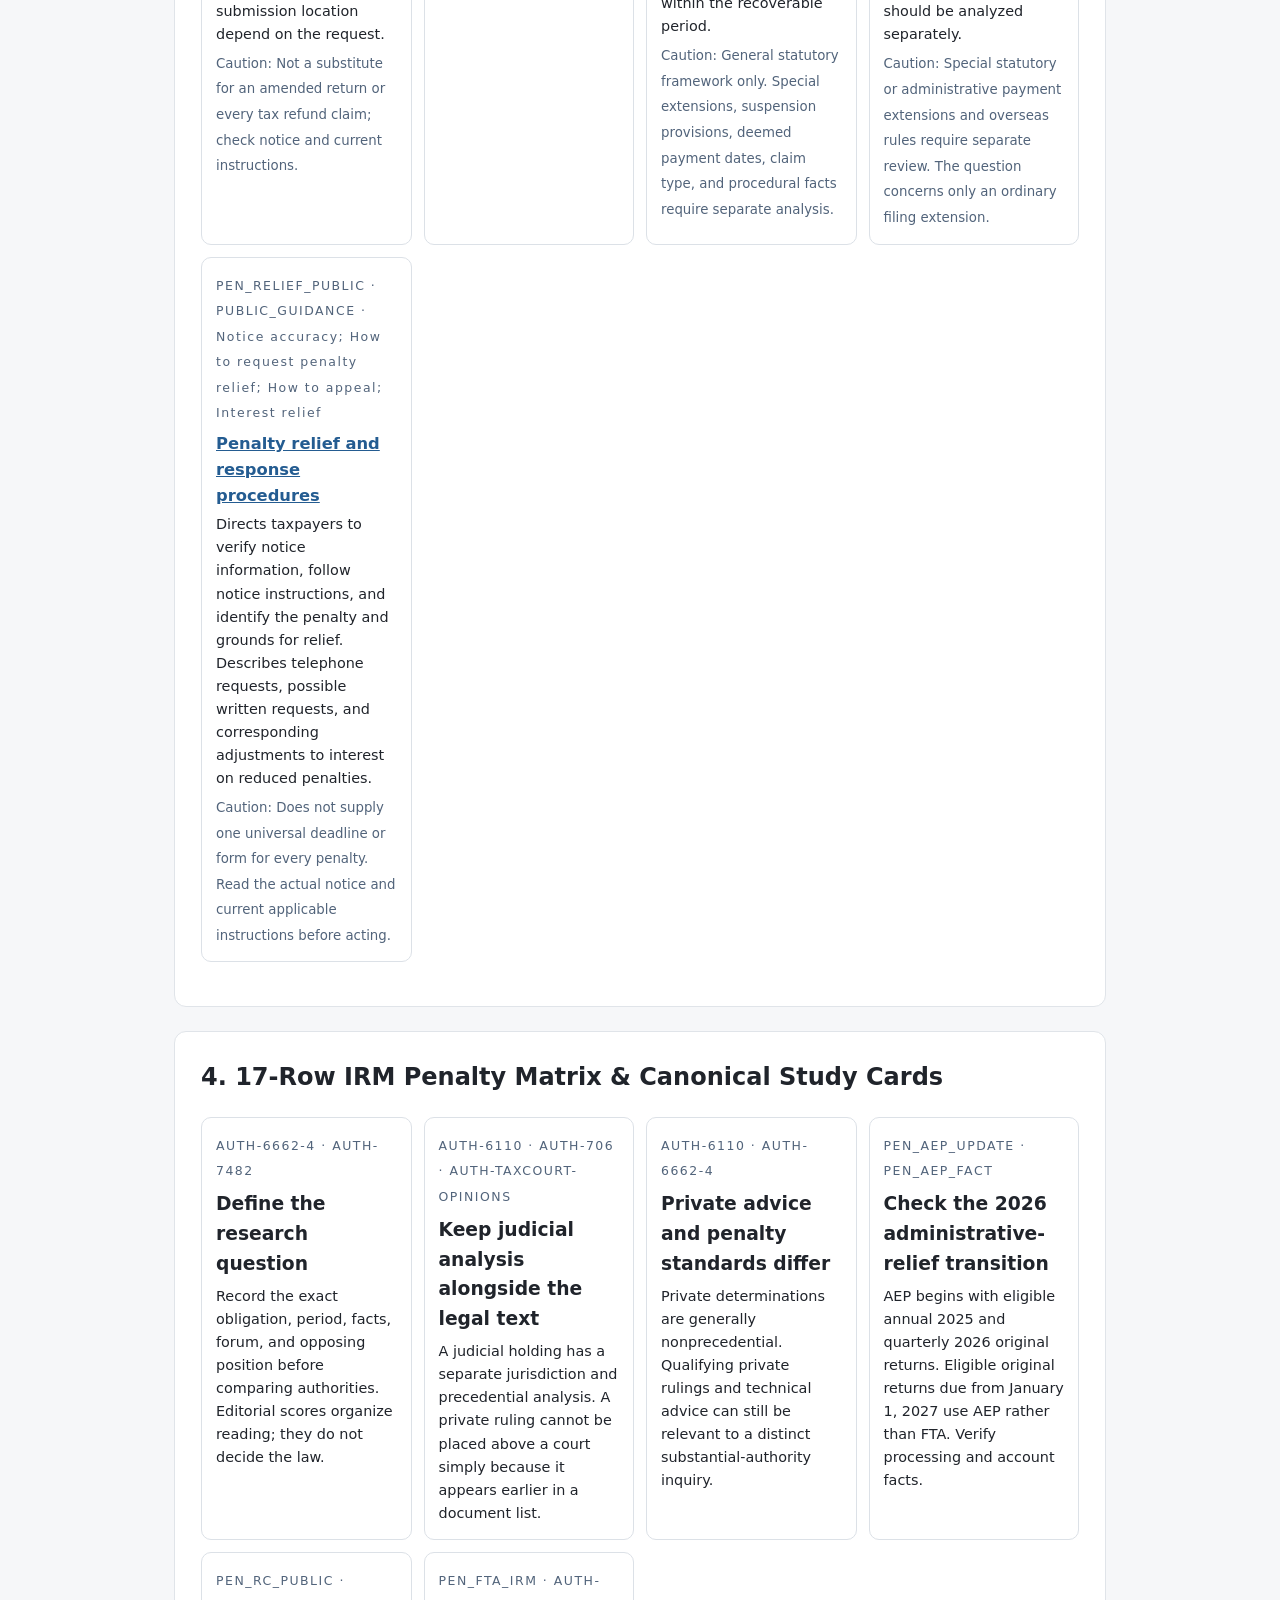
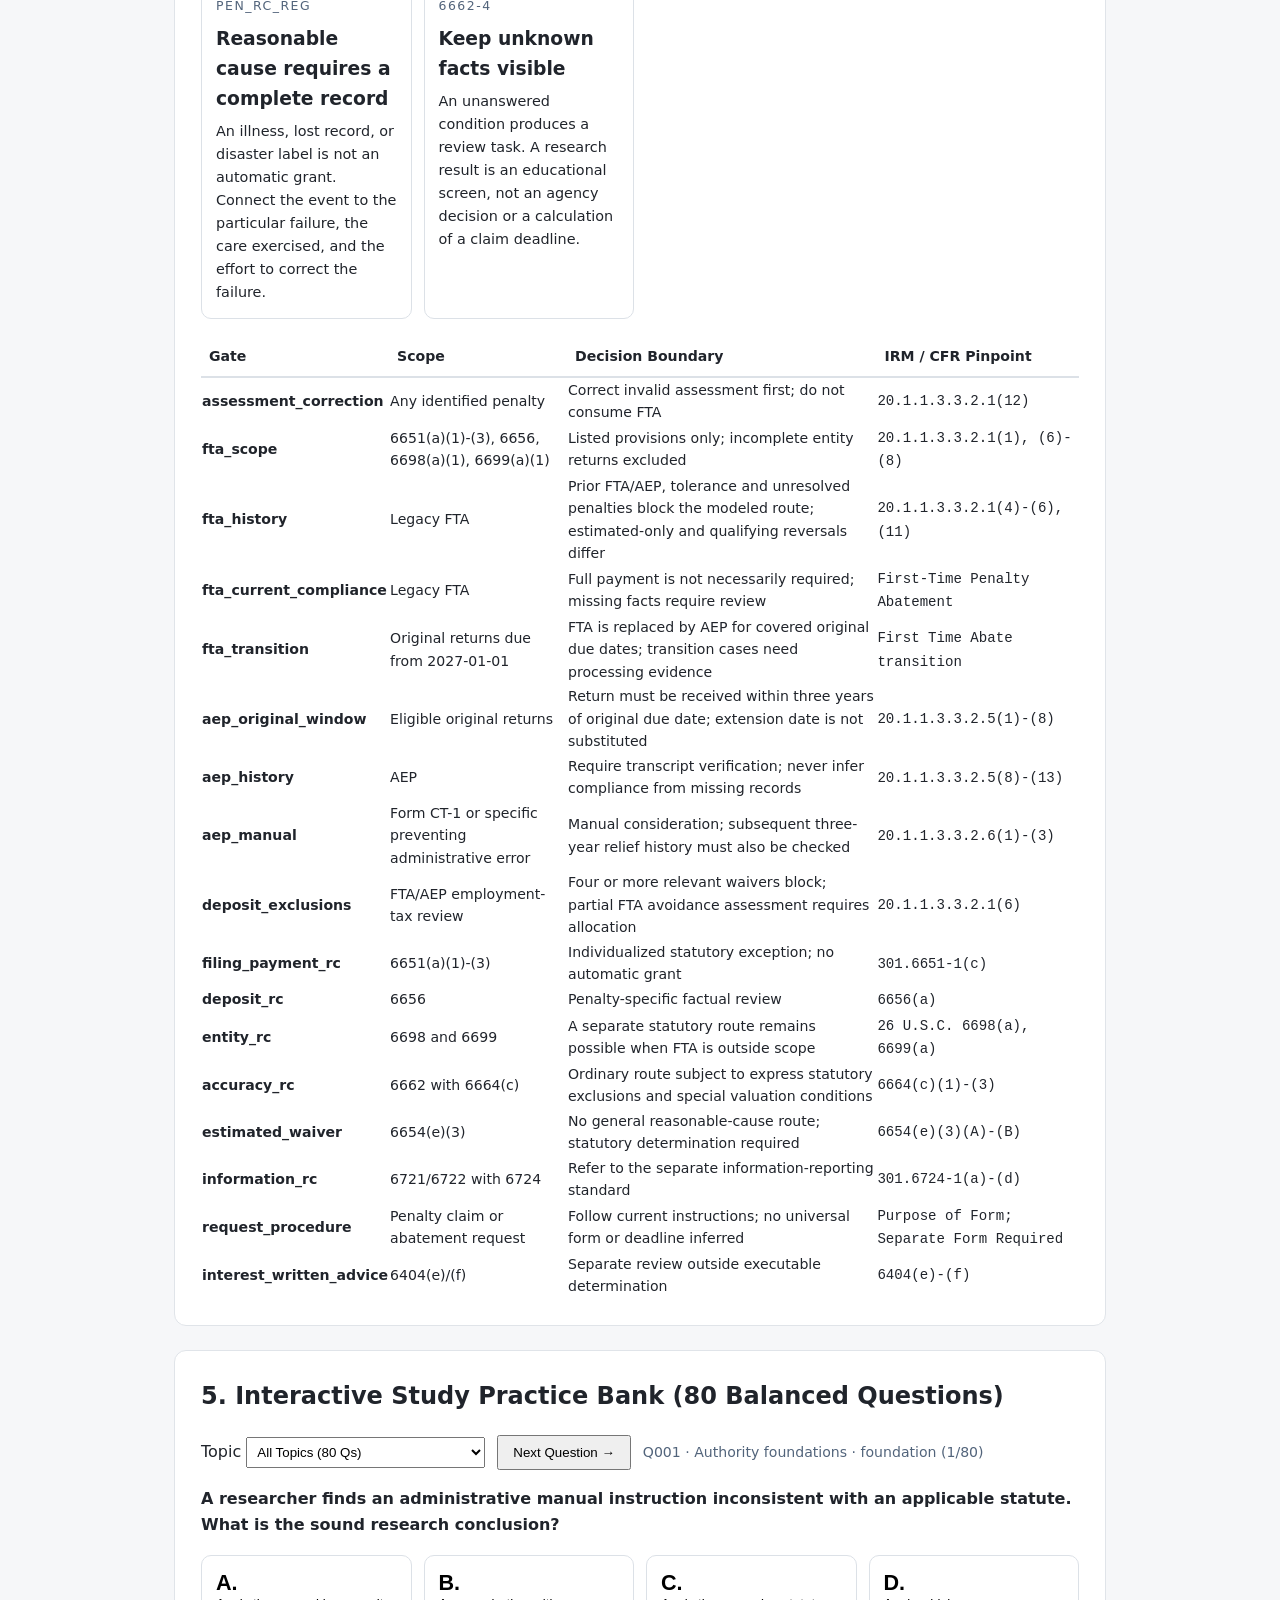
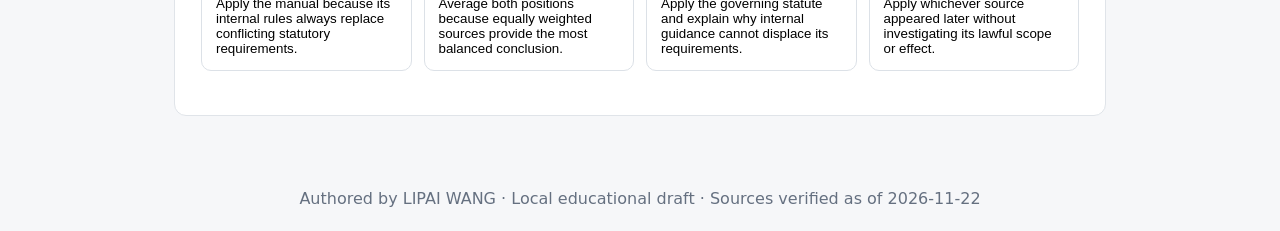
<file: tax-comparison/site/tax-research-verifier.html>
<!doctype html>
<html lang="en">
<head>
  <meta charset="utf-8">
  <meta name="viewport" content="width=device-width,initial-scale=1">
  <title>US Tax Authority Citation &amp; 2026 AEP Relief Verifier | Simple Tax Advisor</title>
  <meta name="description" content="Educational IRC/Treasury/Judicial authority hierarchy, 37 verified primary sources, 2026 AEP vs 2027 FTA transition penalty screener, and 80 study questions by LIPAI WANG.">
  <link rel="stylesheet" href="style.css">
  <script type="application/ld+json">
  {
    "@context": "https://schema.org",
    "@type": "LearningResource",
    "name": "US Tax Authority Hierarchy & 2026 AEP Penalty Relief Verifier",
    "author": { "@type": "Person", "name": "LIPAI WANG" },
    "teaches": ["IRC Statutory Text Hierarchy", "26 CFR 1.6662-4 Substantial Authority", "IRS 2026 Administrative Exemption Process (AEP)", "First-Time Penalty Abatement (FTA) Transition"]
  }
  </script>
</head>
<body>
  <header>
    <nav>
      <span class="brand">Simple Tax Advisor · Citation &amp; Relief Verifier</span>
      <span style="display:flex;gap:14px;flex-wrap:wrap">
        <a href="index.html">Comparative Tax Hub</a>
        <a href="ea-procedure-lab.html">EA &amp; Procedure Atlas</a>
        <a href="../../sources.html">Sources Directory</a>
      </span>
    </nav>
    <section class="hero">
      <p class="eyebrow">26 CFR 1.6662-4 · 2026 AEP TRANSITION · 37 VERIFIED PRIMARY SOURCES</p>
      <h1>Tax Research Authority &amp; Penalty Relief Verifier</h1>
      <p class="subtitle">Screen judicial precedent vs. substantial-authority eligibility across 17 official categories, verify 37 IRS/IRC/CFR pinpoint citations, and model the 2026 AEP vs. Jan 1, 2027 FTA transition rules.</p>
      <p class="notice">Educational citation and procedural decision screen only — no additive numerical authority probability is assigned, and formal IRS transcript verification governs every real filing.</p>
    </section>
  </header>

  <main>
    <section id="tax-research-disabled" class="notice" hidden>
      <strong>Tax Research Citation Verifier disabled by feature switch (<code>?tax_research=off</code>).</strong>
      Remove <code>?tax_research=off</code> from the URL to restore the interactive verifier. <a href="ea-procedure-lab.html">Return to EA Procedure Atlas &rarr;</a>
    </section>

    <div id="tax-research-root">
      <section>
        <h2>1. Authority Hierarchy &amp; 26 CFR 1.6662-4 Screen (17 Categories)</h2>
        <div style="display:grid;gap:10px;grid-template-columns:repeat(auto-fit,minmax(175px,1fr))">
          <label>Authority Category <select id="auth-kind"></select></label>
          <label>Analysis Purpose
            <select id="auth-purpose">
              <option value="substantial_authority">Penalty Substantial Authority</option>
              <option value="merits">Merits / Precedent Research</option>
            </select>
          </label>
          <label>Issuance Date <input id="auth-issued" type="date" value="1985-06-01"></label>
          <label>Same Taxpayer? (PLR/TAM)
            <select id="auth-same-taxpayer">
              <option value="no">No (Third-Party Ruling)</option>
              <option value="yes">Yes (Recipient Special Rule)</option>
              <option value="unknown">Unknown</option>
            </select>
          </label>
          <label>News-Release Fact Sheet FAQ?
            <select id="auth-faq-linked">
              <option value="no">No / Ordinary FAQ</option>
              <option value="yes">Yes (Fact Sheet News Release)</option>
              <option value="unknown">Unknown</option>
            </select>
          </label>
          <label>Factual Match
            <select id="auth-match">
              <option value="direct">Direct Match</option>
              <option value="analogous">Analogous Facts</option>
              <option value="remote">Remote Match</option>
            </select>
          </label>
        </div>
        <div id="auth-eval-output" class="results" aria-live="polite"></div>
      </section>

      <section>
        <h2>2. 2026 AEP vs. Jan 1, 2027 FTA Penalty Relief Screener</h2>
        <div style="display:flex;gap:8px;flex-wrap:wrap;margin-bottom:12px">
          <button type="button" data-preset="legacy-2024">Preset: 2024 Legacy FTA (1040)</button>
          <button type="button" data-preset="aep-2026-941">Preset: 2026 Q2 941 AEP</button>
          <button type="button" data-preset="missing-transcript">Preset: Missing Transcript Evidence</button>
          <button type="button" data-preset="post-2027-cutoff">Preset: 2027 Post-FTA Cutoff</button>
        </div>
        <div style="display:grid;gap:10px;grid-template-columns:repeat(auto-fit,minmax(160px,1fr))">
          <label>Return Form
            <select id="pen-form">
              <option value="1040">Form 1040 (Individual)</option>
              <option value="941">Form 941 (Quarterly Payroll)</option>
              <option value="1120">Form 1120 (Corp)</option>
              <option value="1120-S">Form 1120-S (S-Corp)</option>
              <option value="1065">Form 1065 (Partnership)</option>
            </select>
          </label>
          <label>IRC Penalty Code
            <select id="pen-code">
              <option value="6651(a)(1)">6651(a)(1) Failure to File</option>
              <option value="6651(a)(2)">6651(a)(2) Failure to Pay</option>
              <option value="6656">6656 Failure to Deposit</option>
              <option value="6698(a)(1)">6698(a)(1) Partnership Late</option>
              <option value="6699(a)(1)">6699(a)(1) S-Corp Late</option>
              <option value="6654">6654 Individual Estimated</option>
            </select>
          </label>
          <label>Tax Year <input id="pen-year" type="number" value="2025"></label>
          <label>Original Due Date <input id="pen-due" type="date" value="2026-04-15"></label>
          <label>Received Date <input id="pen-received" type="date" value="2026-08-20"></label>
          <label>3-Yr / 12-Qtr Clean History?
            <select id="pen-history">
              <option value="clean">Verified Clean</option>
              <option value="dirty">Prior FTA/AEP or Unreversed</option>
              <option value="unknown">Missing Transcript</option>
            </select>
          </label>
          <label>Transcript Verified?
            <select id="pen-transcript">
              <option value="yes">Yes</option>
              <option value="no">No / Unverified</option>
            </select>
          </label>
          <label>AEP Already Considered?
            <select id="pen-aep-considered">
              <option value="yes">Yes (Processing Screen)</option>
              <option value="no">No</option>
              <option value="unknown">Unknown</option>
            </select>
          </label>
          <label>IRS Error?
            <select id="pen-irs-error">
              <option value="no">No</option>
              <option value="yes">Yes (Assessment Invalid)</option>
            </select>
          </label>
        </div>
        <div id="pen-output" class="results" aria-live="polite"></div>
        <div style="display:grid;gap:14px;grid-template-columns:repeat(auto-fit,minmax(280px,1fr));margin-top:16px">
          <figure style="margin:0"><img src="figures/authority_tree.svg" alt="Tax research authority tree diagram" class="chart"><figcaption style="font-size:.82rem;color:#52647b">Authority Research &amp; Weight Decision Flow</figcaption></figure>
          <figure style="margin:0"><img src="figures/penalty_relief_tree.svg" alt="IRS penalty relief decision tree diagram" class="chart"><figcaption style="font-size:.82rem;color:#52647b">Penalty Relief Route &amp; 2026 AEP Transition Flow</figcaption></figure>
        </div>
      </section>

      <section>
        <h2>3. Verified Primary IRS, IRC &amp; CFR Sources (37 Citations)</h2>
        <div style="display:grid;gap:10px;grid-template-columns:2fr 1fr">
          <label>Filter sources (code section, IRM, CFR, topic) <input id="source-search" type="search" placeholder="e.g., 6662, 20.1.1, AEP, 6110..."></label>
          <label>Source Type
            <select id="source-type">
              <option value="all">All Types</option>
              <option value="statute">Statutes (26 U.S.C.)</option>
              <option value="regulation">Treasury Regs (26 CFR)</option>
              <option value="irs_manual">Internal Revenue Manual (IRM)</option>
              <option value="irs_guidance">IRS Guidance / Notices</option>
              <option value="judicial">Judicial Precedent</option>
            </select>
          </label>
        </div>
        <p id="source-count" style="font-size:.88rem;color:#52647b;margin:8px 0"></p>
        <div id="source-list" class="results"></div>
      </section>

      <section>
        <h2>4. 17-Row IRM Penalty Matrix &amp; Canonical Study Cards</h2>
        <div id="cards-grid" class="results"></div>
        <div style="overflow-x:auto">
          <table style="width:100%;border-collapse:collapse;font-size:.88rem">
            <thead>
              <tr style="text-align:left;border-bottom:2px solid #dce1e7">
                <th style="padding:8px">Gate</th><th style="padding:8px">Scope</th><th style="padding:8px">Decision Boundary</th><th style="padding:8px">IRM / CFR Pinpoint</th>
              </tr>
            </thead>
            <tbody id="matrix-body"></tbody>
          </table>
        </div>
      </section>

      <section>
        <h2>5. Interactive Study Practice Bank (80 Balanced Questions)</h2>
        <div style="display:flex;gap:12px;align-items:center;flex-wrap:wrap;margin-bottom:12px">
          <label>Topic <select id="q-topic"></select></label>
          <button type="button" id="q-next" style="padding:8px 14px;cursor:pointer">Next Question &rarr;</button>
          <span id="q-meta" style="font-size:.88rem;color:#52647b"></span>
        </div>
        <p id="q-stem" style="font-weight:600"></p>
        <div id="q-options" class="results"></div>
        <div id="q-explanation" class="notice" hidden></div>
      </section>
    </div>
  </main>

  <footer>Authored by LIPAI WANG · Local educational draft · Sources verified as of 2026-11-22</footer>
  <script type="module" src="tax-research-verifier-ui.js"></script>
</body>
</html>
</file>
<file: tax-comparison/site/style.css>
*{box-sizing:border-box}body{margin:0;font:16px/1.6 system-ui,sans-serif;color:#20242b;background:#f6f7f9}header{background:#fff;border-bottom:1px solid #ddd}nav,main,.hero{max-width:980px;margin:auto;padding:18px 24px}nav{display:flex;justify-content:space-between}.brand{font-weight:750}.hero{padding-top:44px;padding-bottom:40px}.eyebrow{letter-spacing:.12em;color:#52647b;font-size:.78rem}h1{font-size:clamp(2rem,5vw,3.5rem);line-height:1.1;margin:.3em 0}h2{margin-top:0}.notice{background:#fff4d8;border-left:4px solid #b67b00;padding:12px 16px}.results{display:grid;grid-template-columns:repeat(auto-fit,minmax(190px,1fr));gap:12px;margin:18px 0}.result{background:white;border:1px solid #dce1e7;border-radius:10px;padding:14px}.result strong{display:block;font-size:1.35rem}.chart{width:100%;height:auto;background:white;border:1px solid #ddd;border-radius:10px}main section{background:white;padding:26px;margin:24px 0;border:1px solid #e0e4e9;border-radius:12px}input{width:100%}footer{text-align:center;padding:28px;color:#657080}a{color:#245c91}select{padding:6px}
</file>
